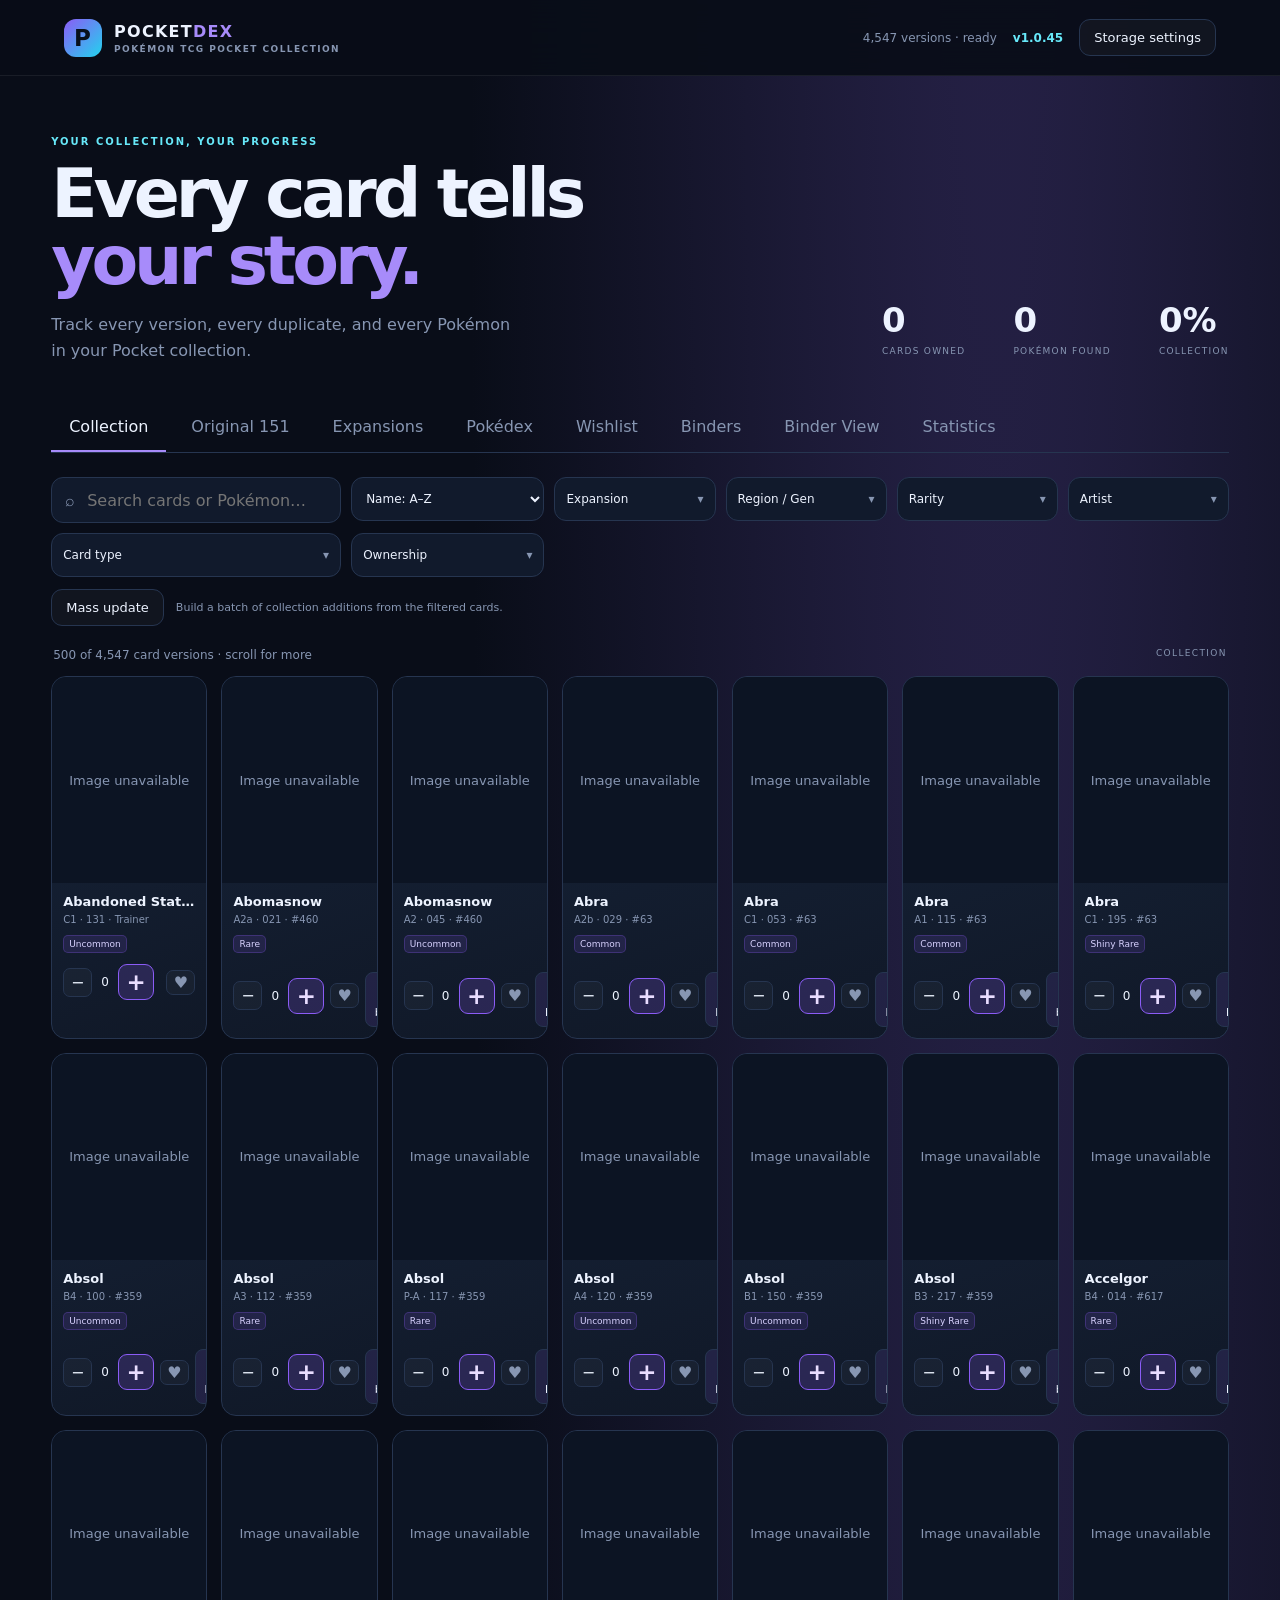
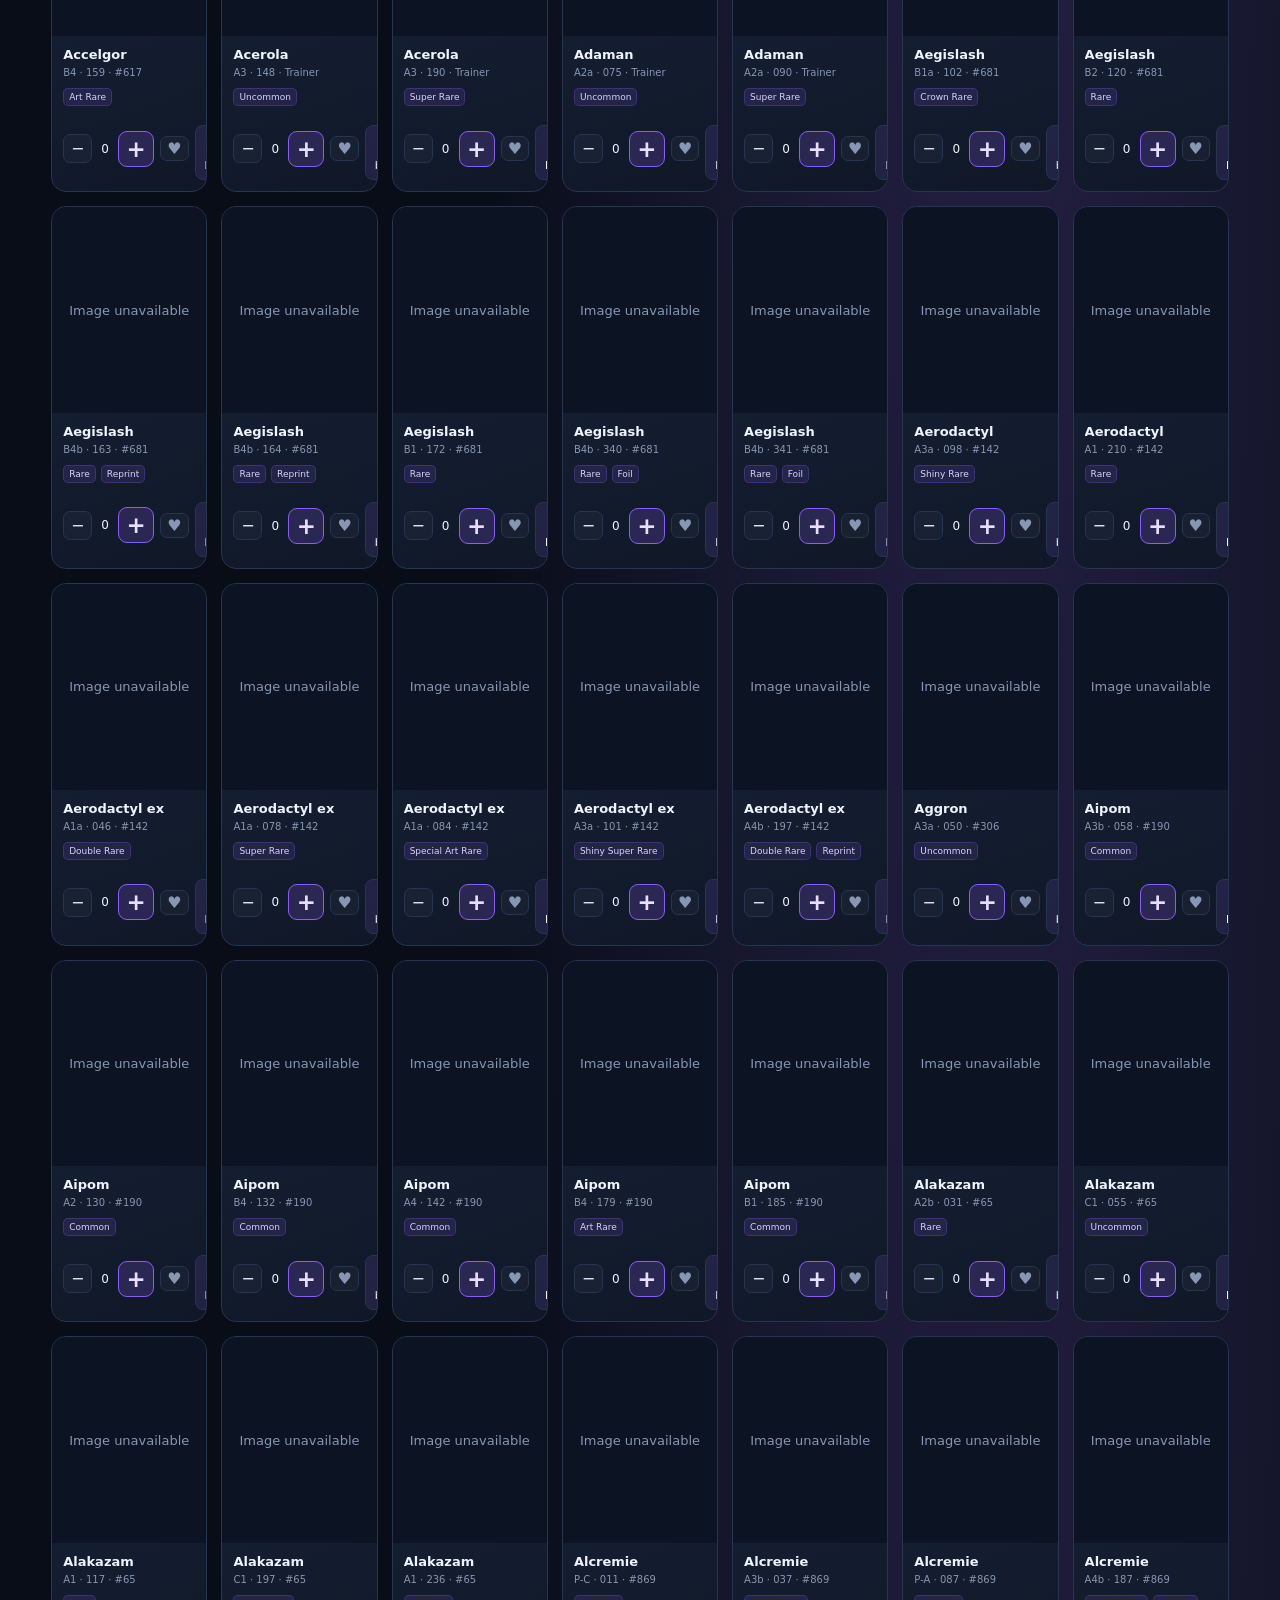
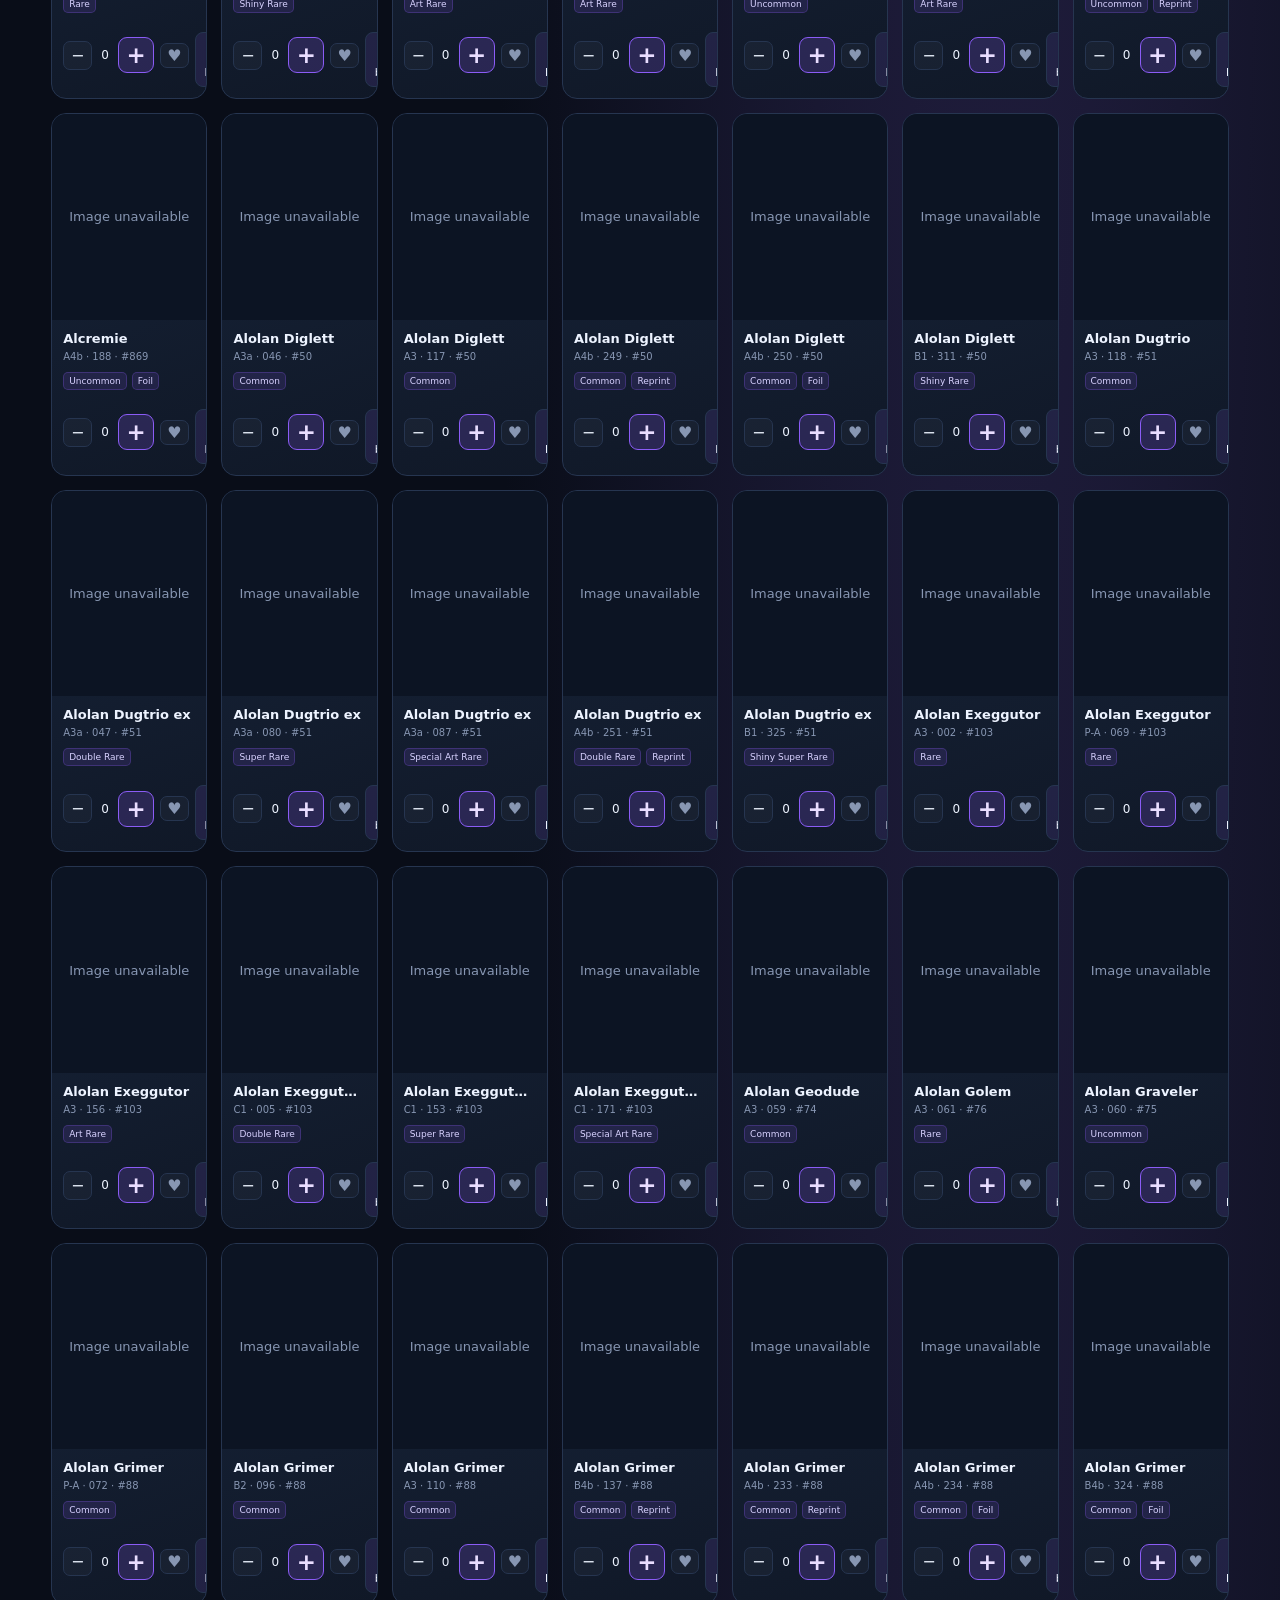
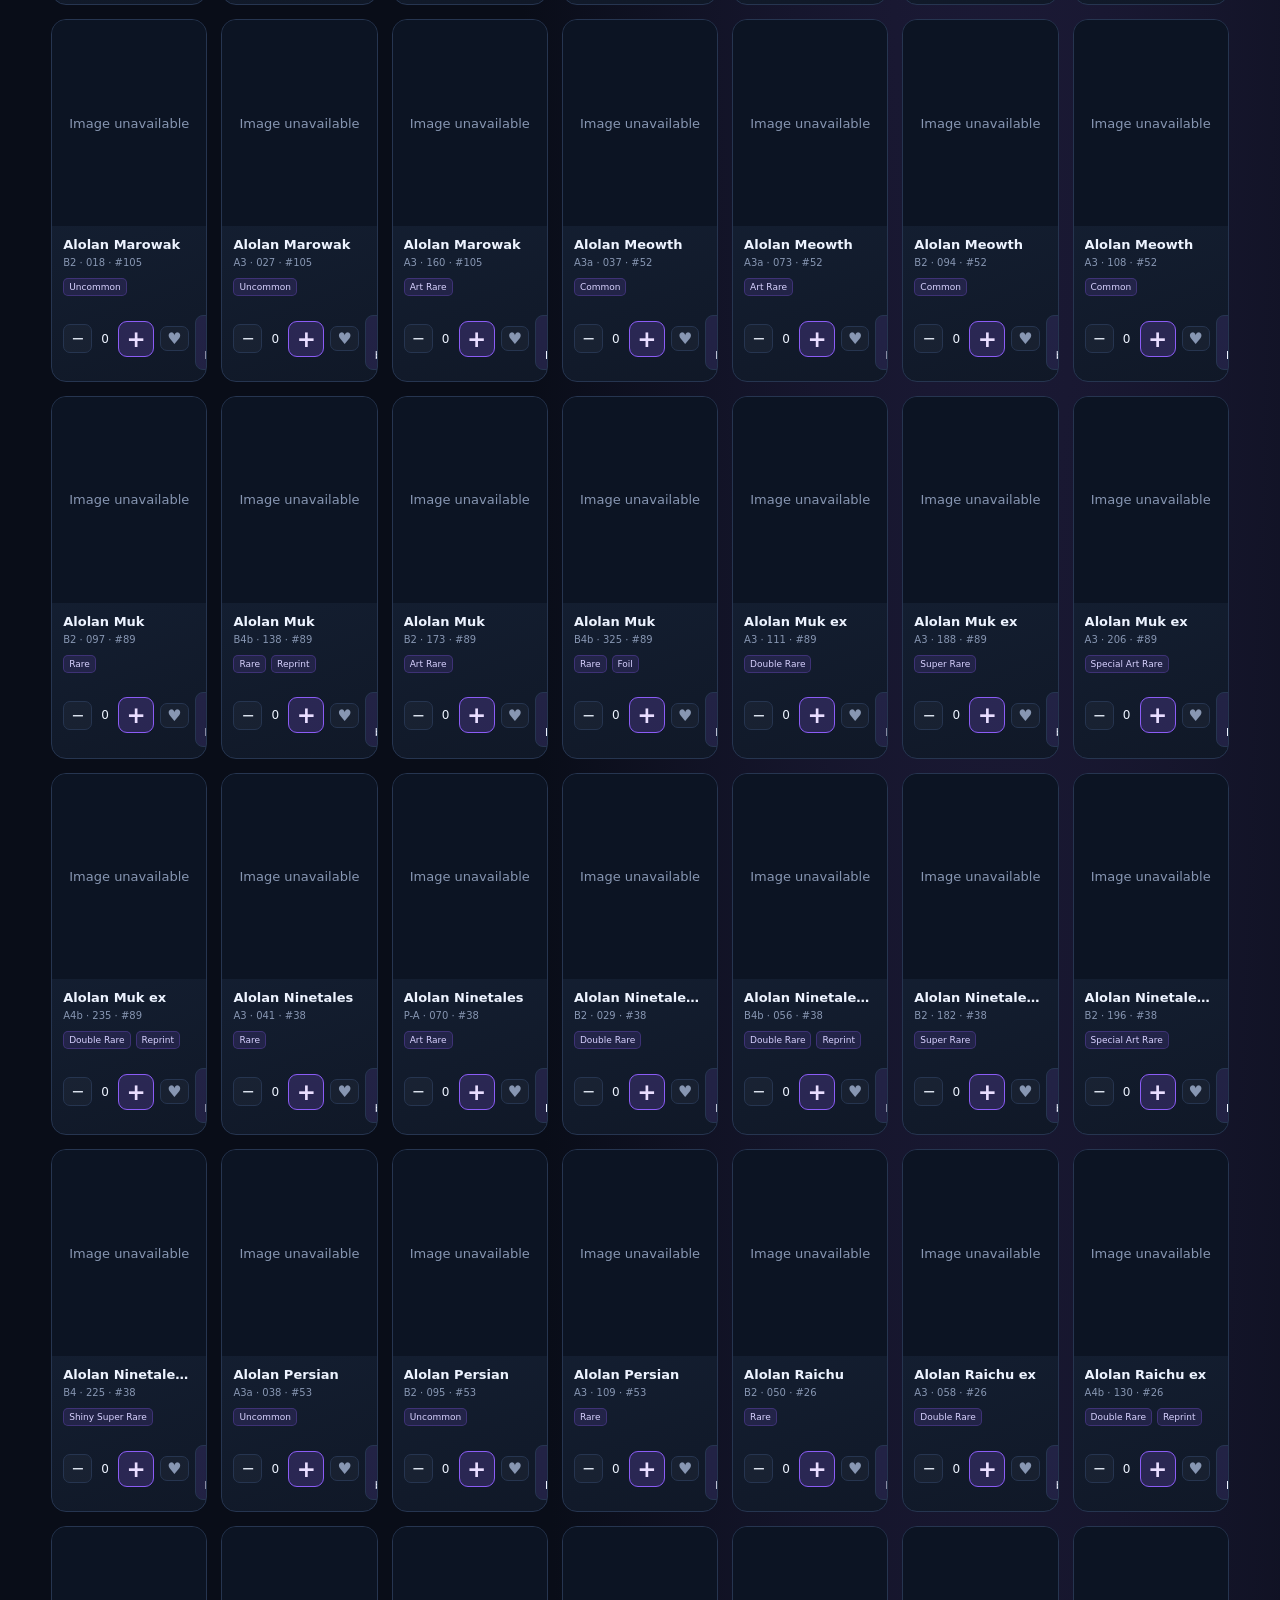
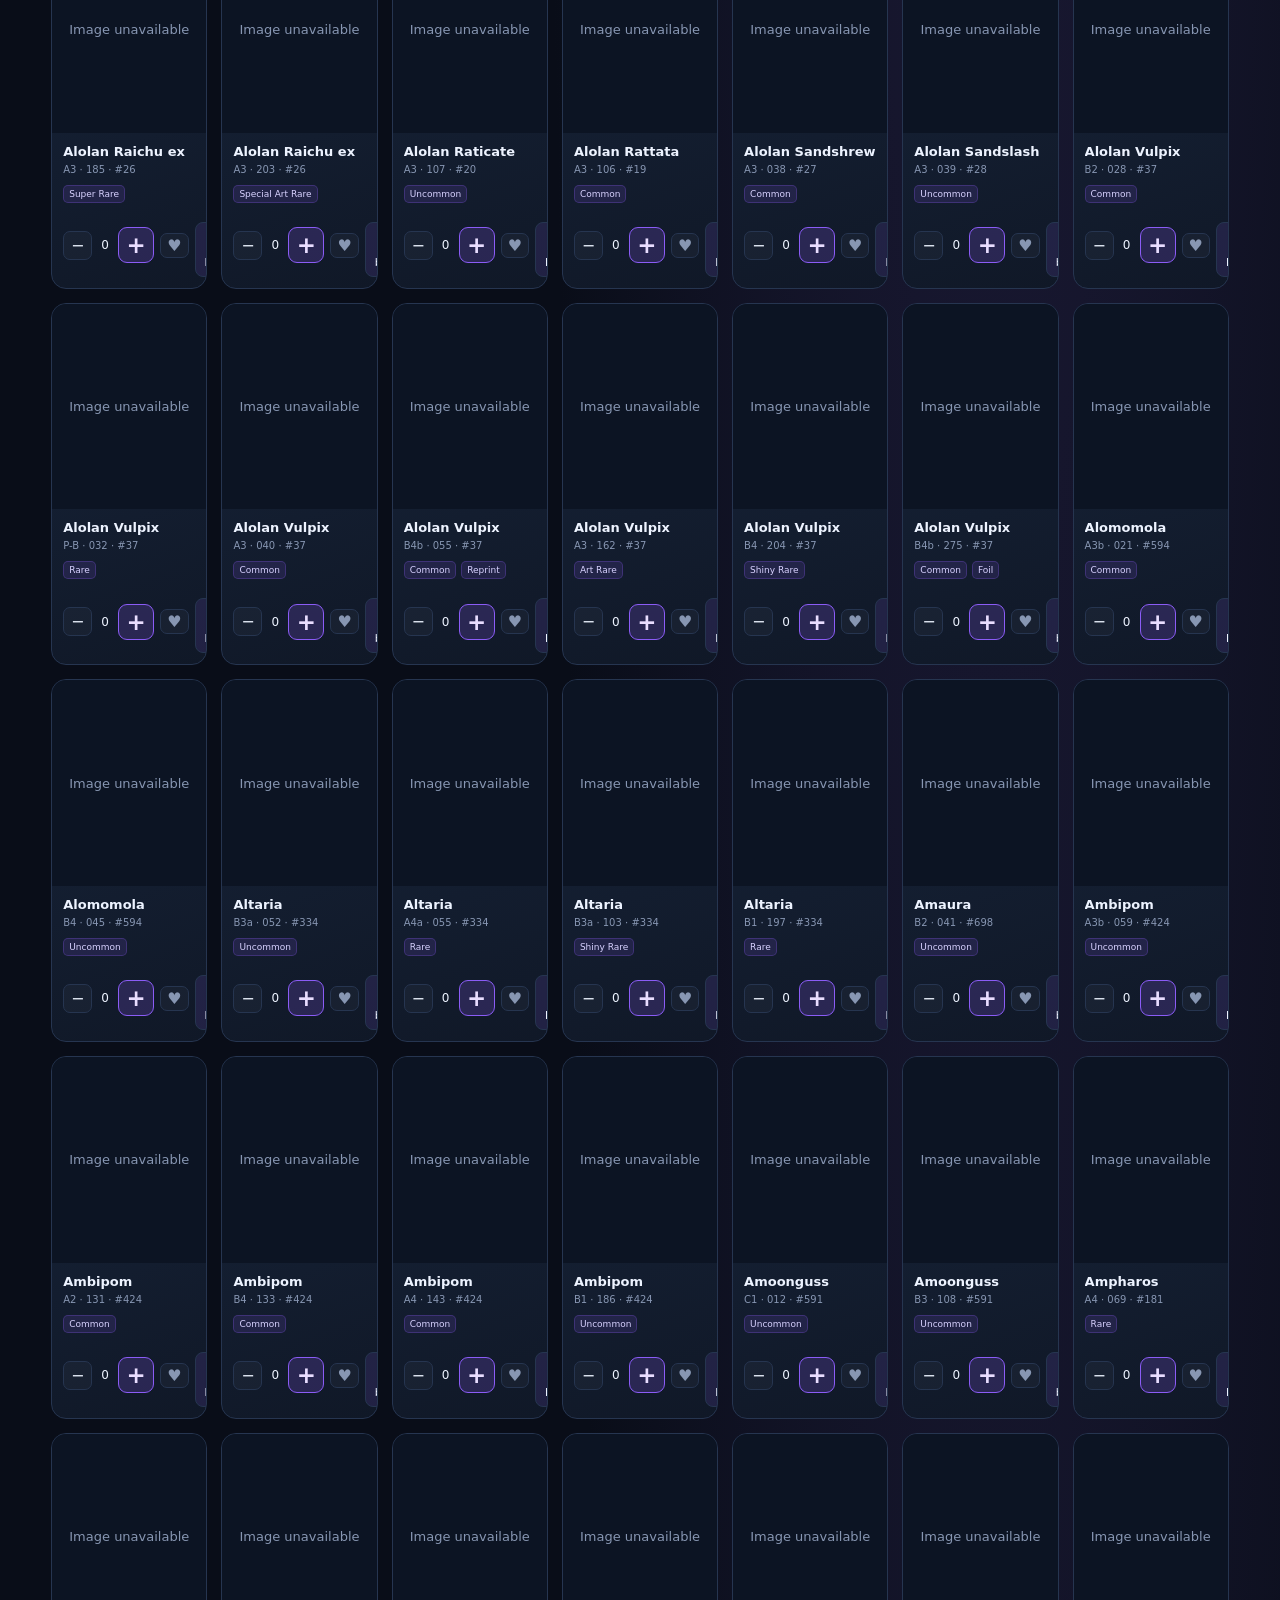
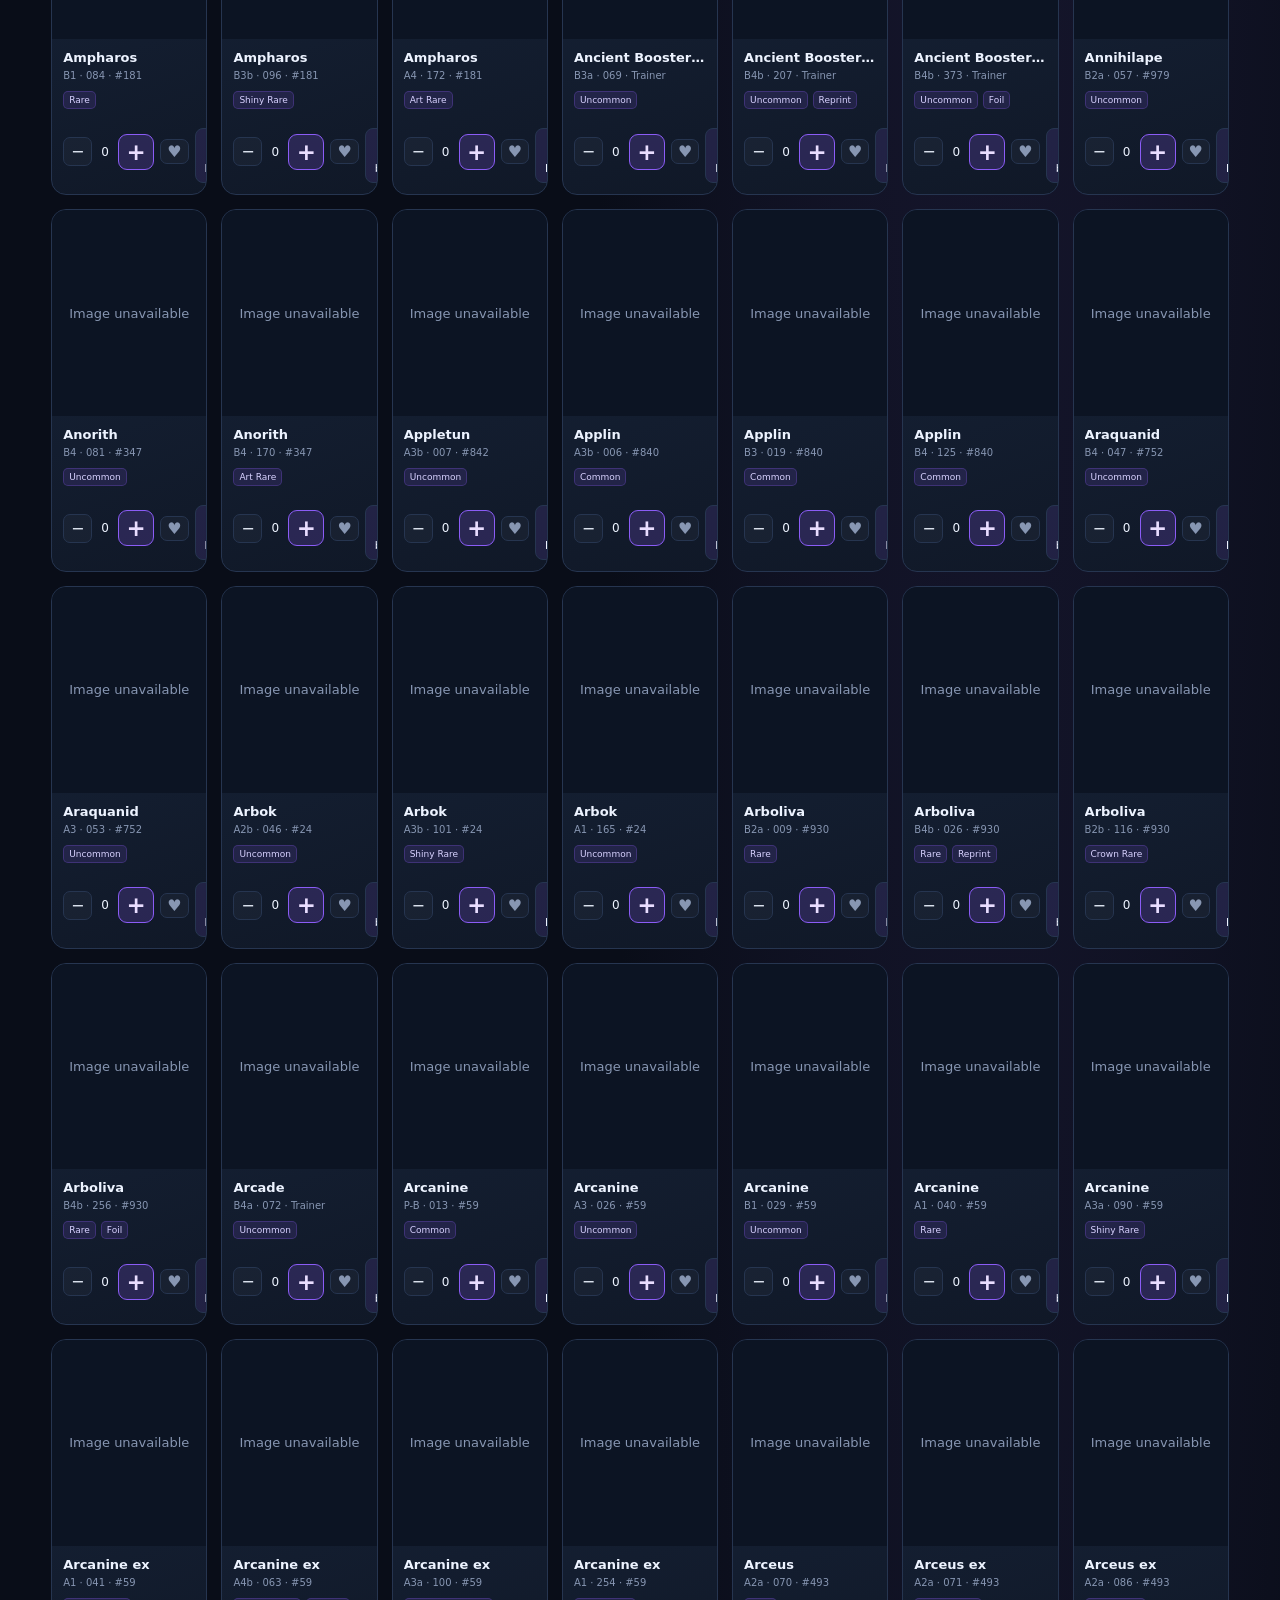
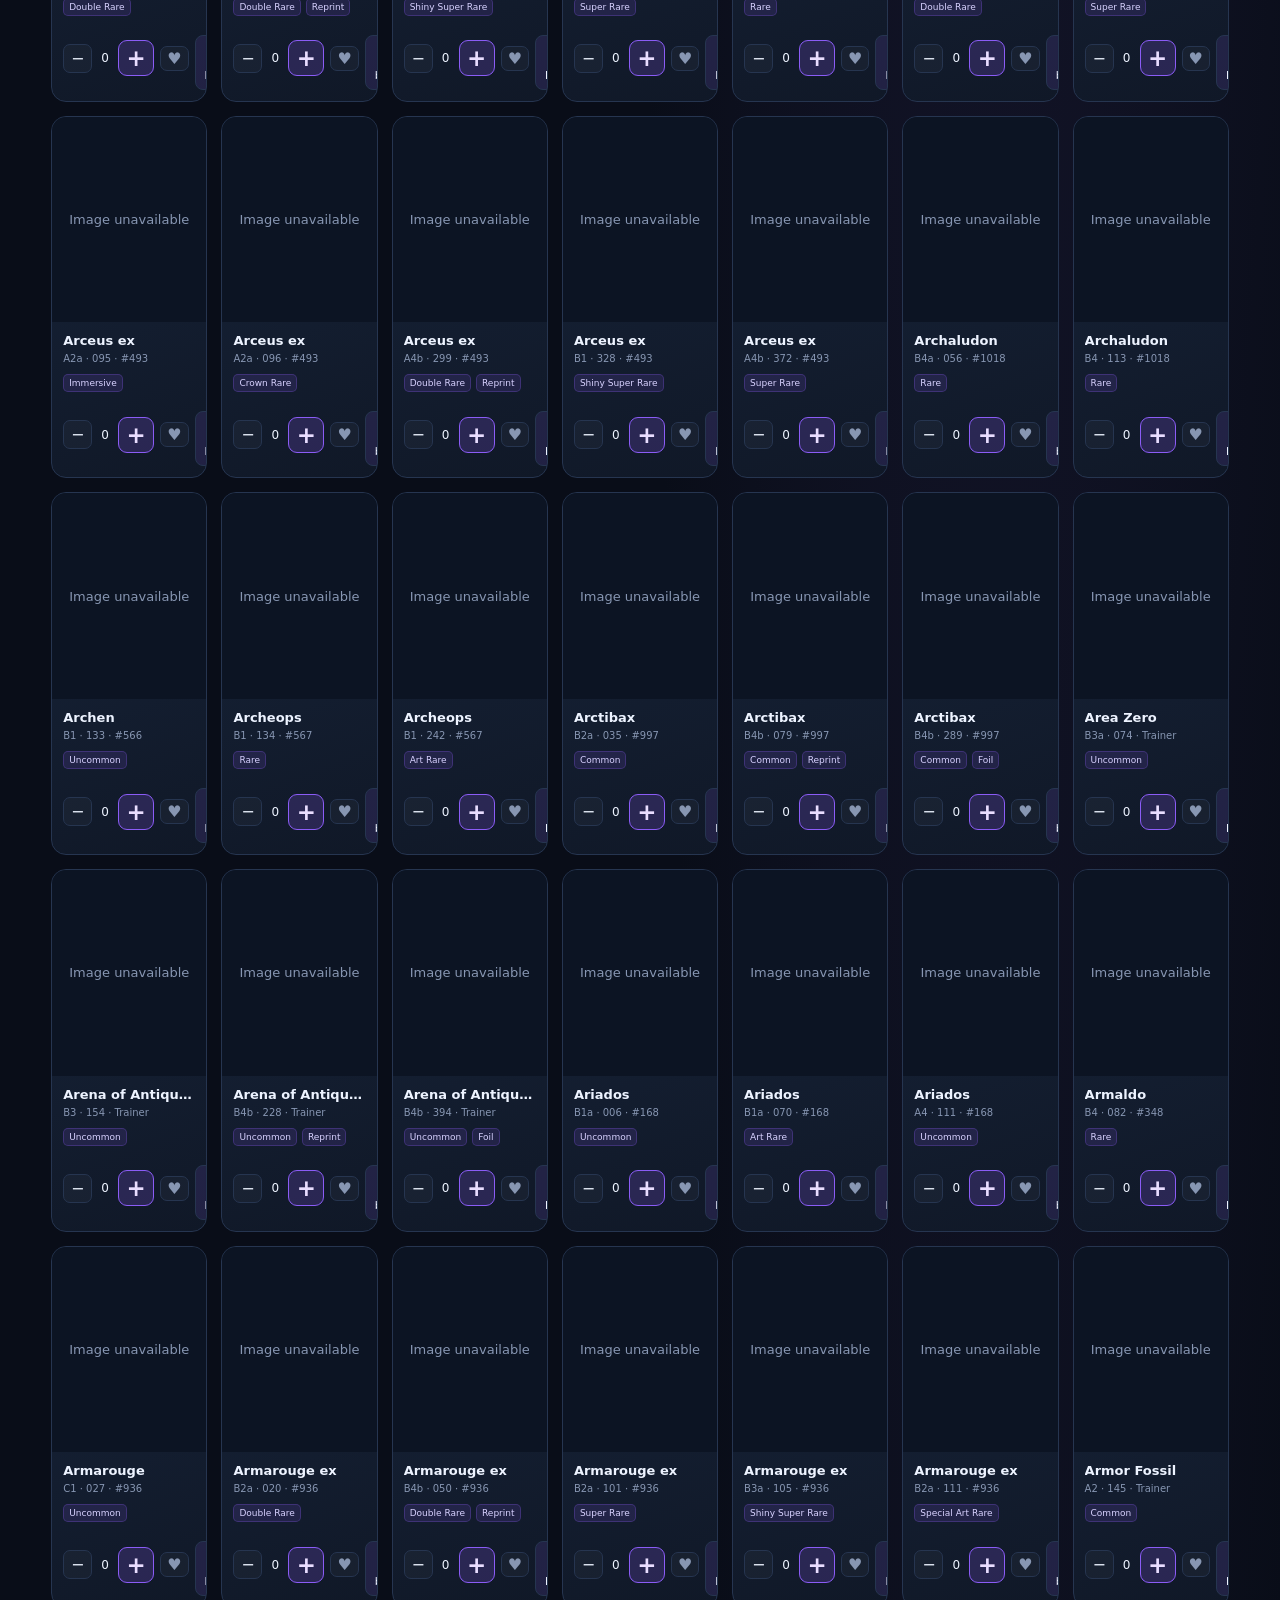
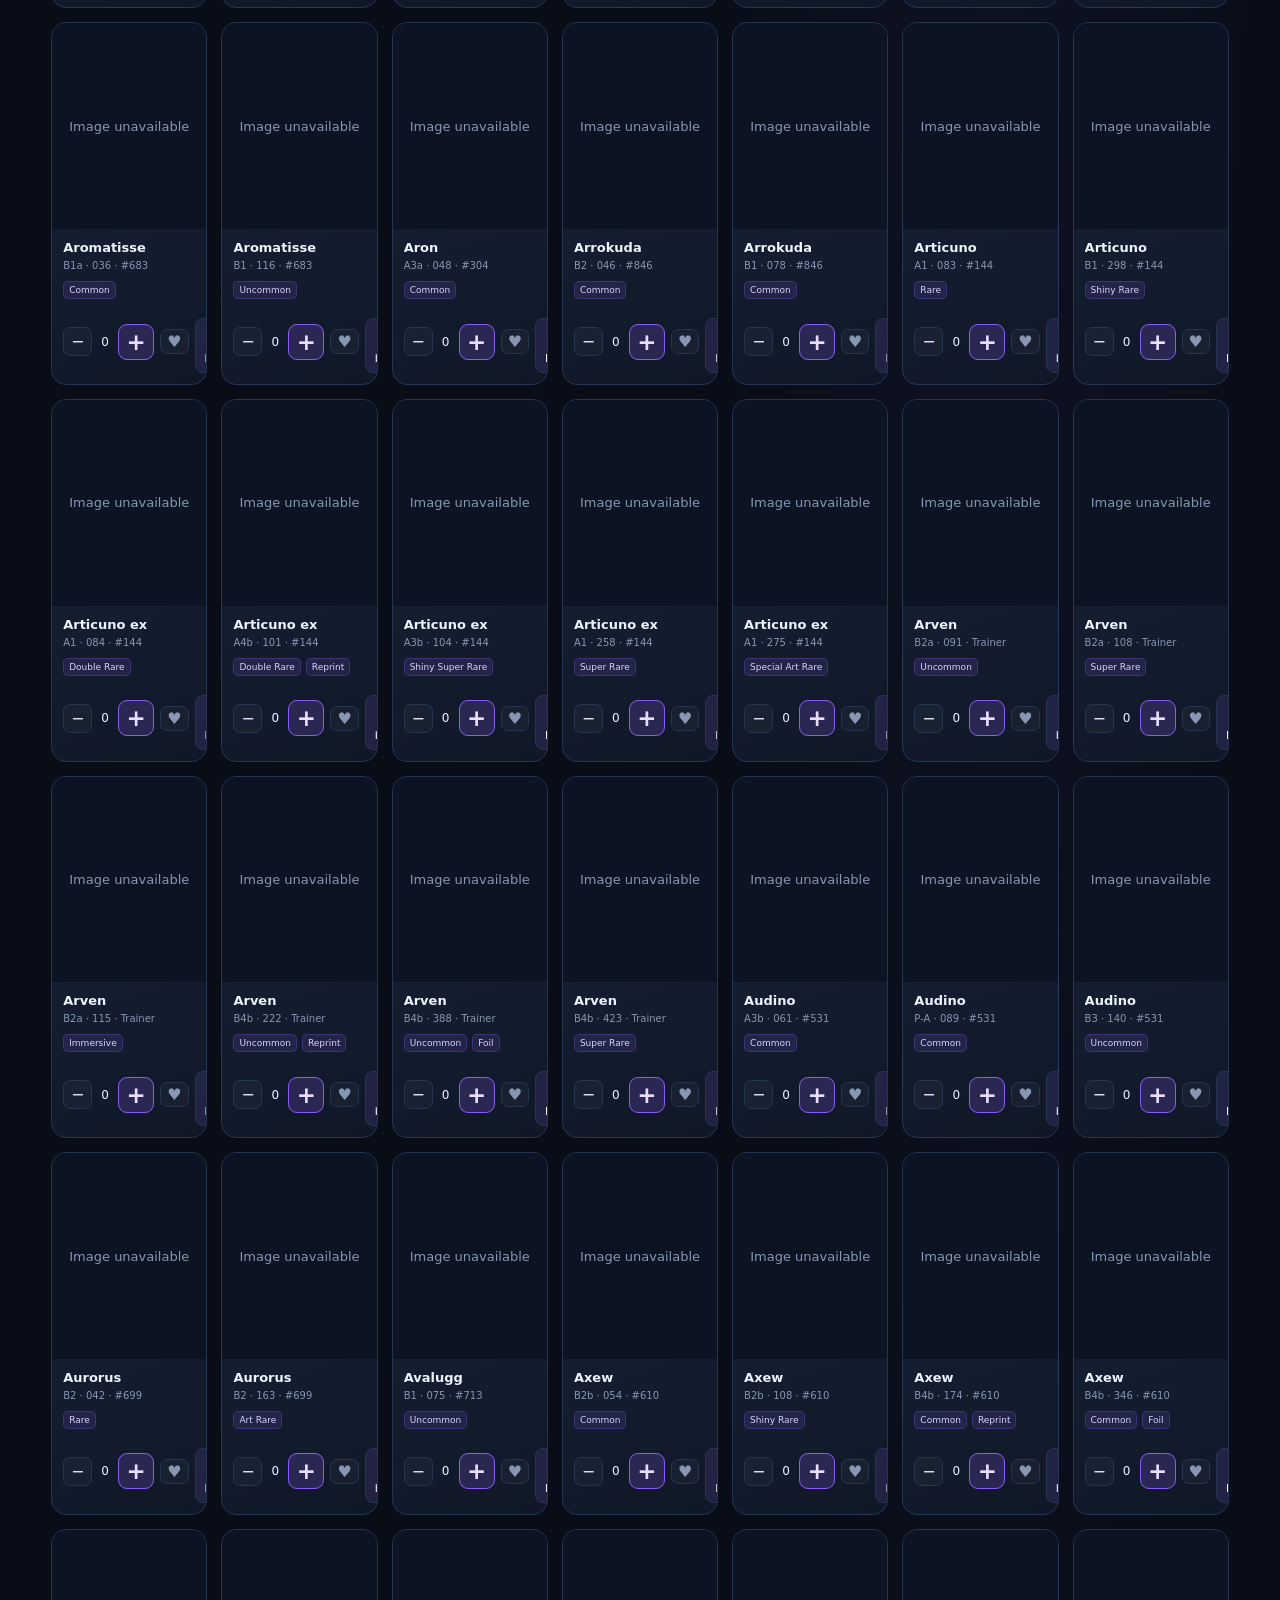
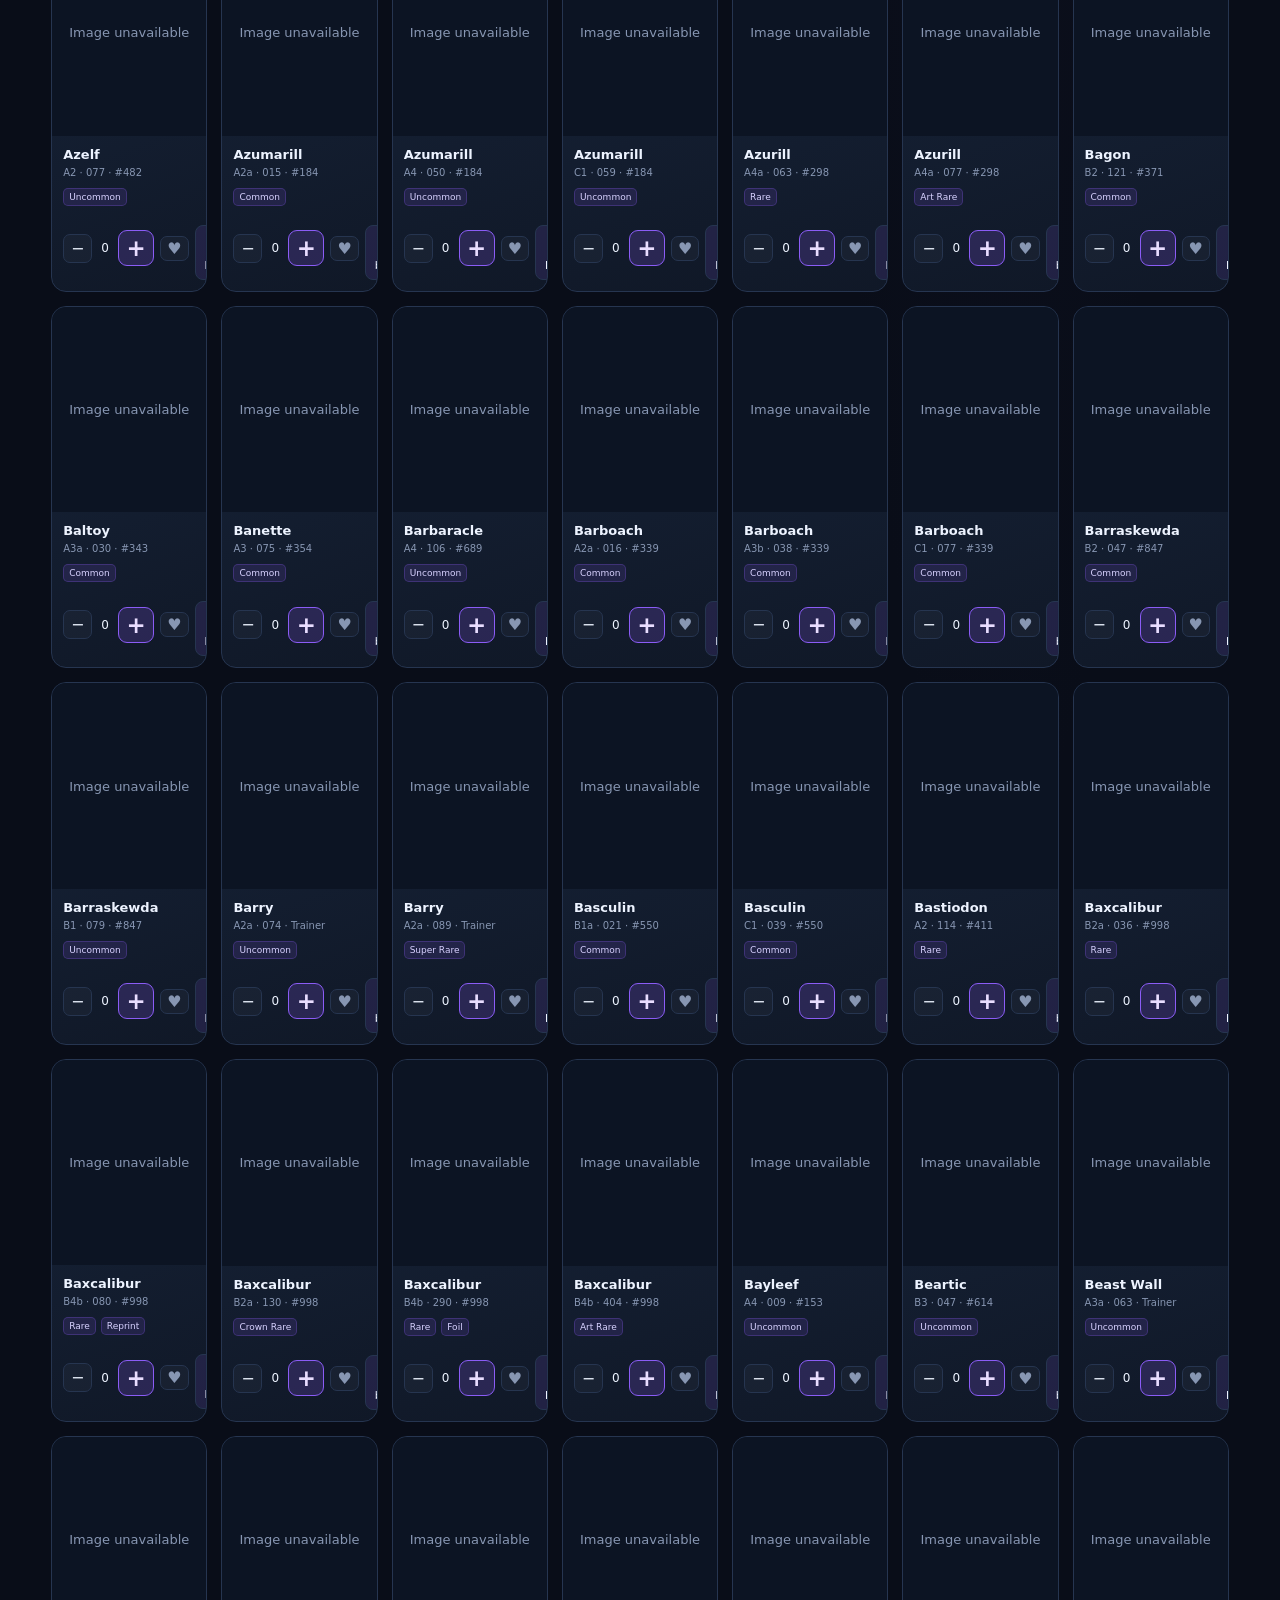
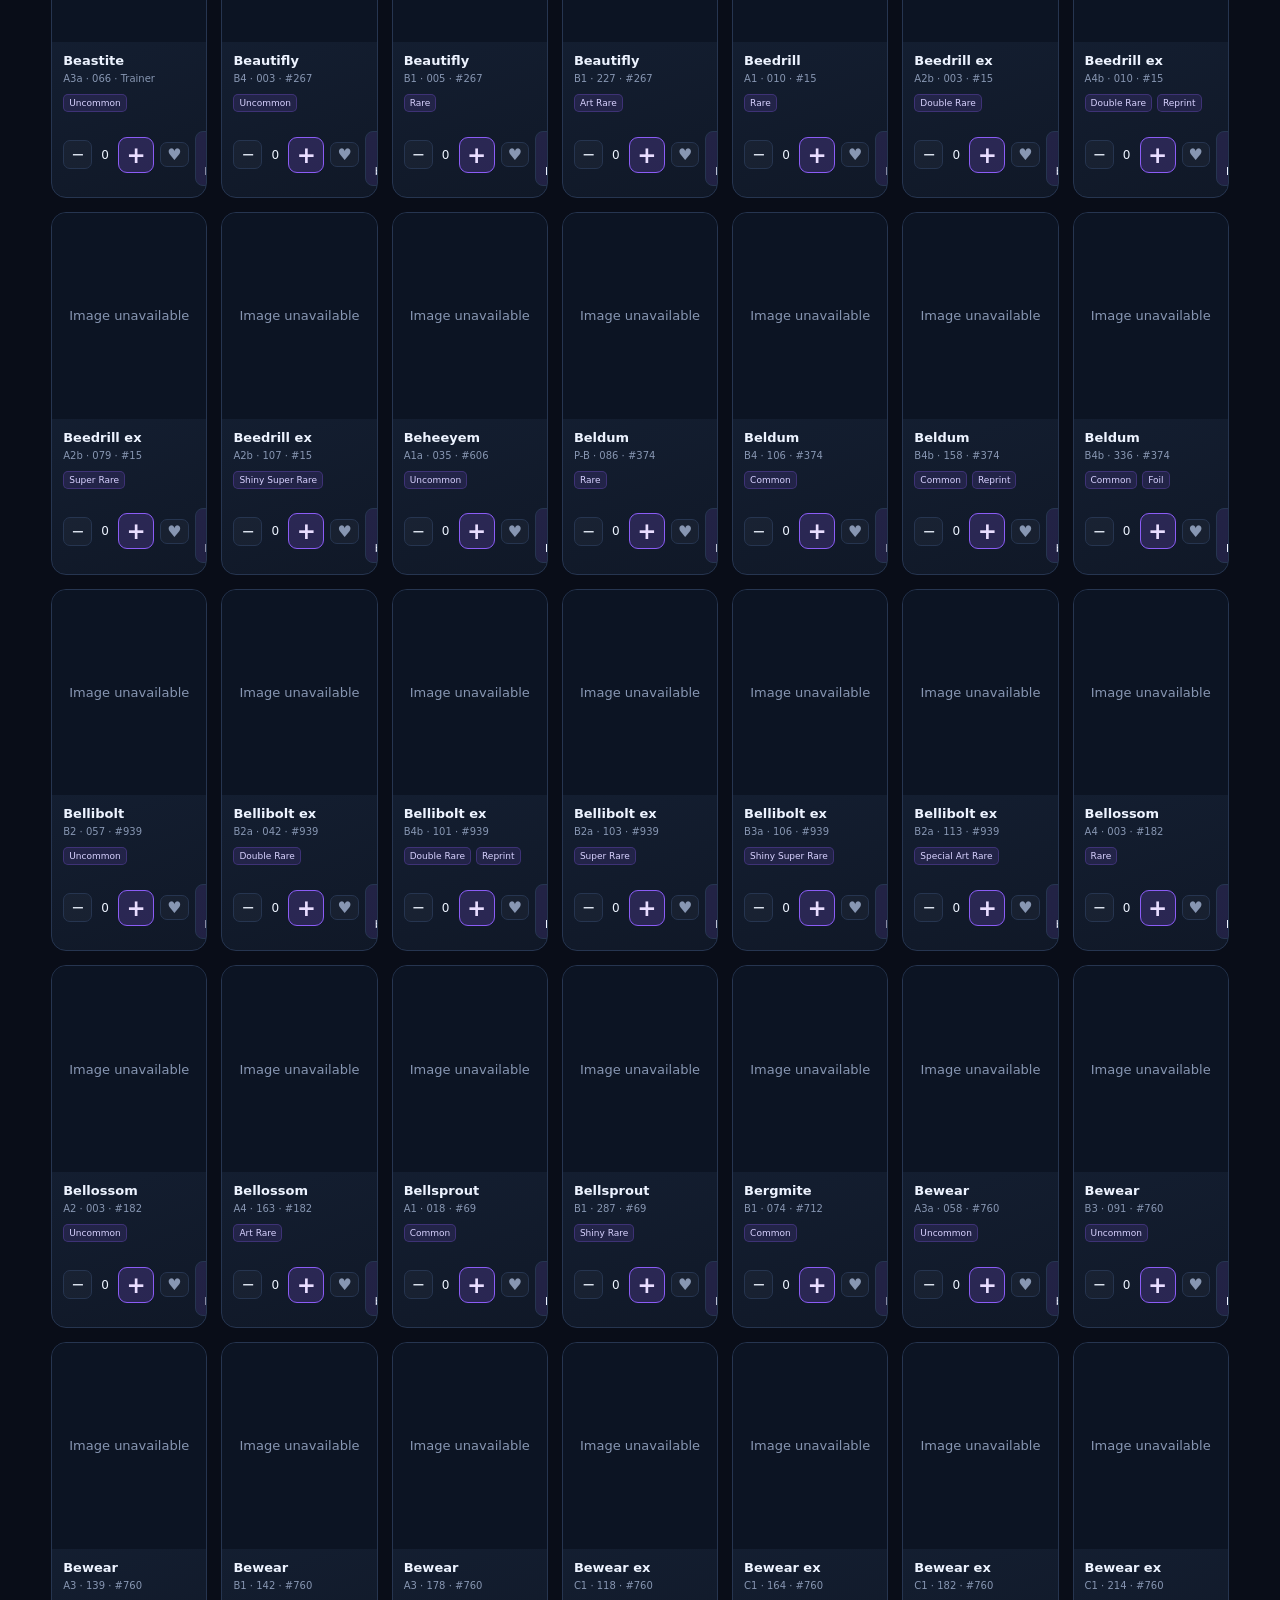
<file: index.html>
<!doctype html><html lang="en"><head><meta charset="utf-8"><meta name="viewport" content="width=device-width,initial-scale=1"><meta name="theme-color" content="#090d18"><title>POCKETDEX — PTCGP Collection Tracker</title><link rel="stylesheet" href="styles.css?v=app-version-1"></head><body>
<header class="topbar"><a class="brand" href="./"><span class="brand-mark">P</span><span>POCKET<span class="muted">DEX</span><small>POKÉMON TCG POCKET COLLECTION</small></span></a><div class="top-actions"><span id="catalog-status" class="status">Loading catalog…</span><span id="app-version" class="status app-version" aria-label="App version" title="App version">v1.0.0</span><button class="ghost" id="settings-open">Storage settings</button></div></header>
<main><section class="hero"><div><p class="eyebrow">YOUR COLLECTION, YOUR PROGRESS</p><h1>Every card tells<br><span>your story.</span></h1><p class="hero-copy">Track every version, every duplicate, and every Pokémon in your Pocket collection.</p></div><div class="hero-stats"><div><strong id="stat-owned">0</strong><span>CARDS OWNED</span></div><div><strong id="stat-unique">0</strong><span>POKÉMON FOUND</span></div><div><strong id="stat-completion">0%</strong><span>COLLECTION</span></div></div></section>
<nav class="tabs"><button class="tab active" data-view="collection">Collection</button><button class="tab" data-view="kanto151">Original 151</button><button class="tab" data-view="expansions">Expansions</button><button class="tab" data-view="pokedex">Pokédex</button><button class="tab" data-view="wishlist">Wishlist</button><button class="tab" data-view="binders">Binders</button><button class="tab" data-view="binder-view">Binder View</button><button class="tab" data-view="stats">Statistics</button></nav>
<section class="dashboard"><div class="toolbar"><label class="search-wrap"><span>⌕</span><input id="search" type="search" placeholder="Search cards or Pokémon…"></label><select id="sort-filter" aria-label="Sort cards"><option value="name-asc">Name: A–Z</option><option value="name-desc">Name: Z–A</option><option value="dex-asc">Pokédex: low to high</option><option value="dex-desc">Pokédex: high to low</option><option value="gen-asc">Generation: oldest to newest</option><option value="gen-desc">Generation: newest to oldest</option><option value="rarity-asc">Rarity: A–Z</option><option value="rarity-desc">Rarity: Z–A</option><option value="set-asc">Set: catalog order</option><option value="set-desc">Set: reverse order</option></select><div class="filter-dropdown" data-filter="set-filter"><button class="filter-toggle" type="button" aria-expanded="false">Expansion <span class="filter-count"></span><span class="chevron">▾</span></button><div class="filter-menu" id="set-filter" role="group" aria-label="Filter by expansion"></div></div><div class="filter-dropdown" data-filter="region-filter"><button class="filter-toggle" type="button" aria-expanded="false">Region / Gen <span class="filter-count"></span><span class="chevron">▾</span></button><div class="filter-menu" id="region-filter" role="group" aria-label="Filter by Pokémon region and generation"></div></div><div class="filter-dropdown" data-filter="rarity-filter"><button class="filter-toggle" type="button" aria-expanded="false">Rarity <span class="filter-count"></span><span class="chevron">▾</span></button><div class="filter-menu" id="rarity-filter" role="group" aria-label="Filter by rarity"></div></div><div class="filter-dropdown" data-filter="artist-filter"><button class="filter-toggle" type="button" aria-expanded="false">Artist <span class="filter-count"></span><span class="chevron">▾</span></button><div class="filter-menu" id="artist-filter" role="group" aria-label="Filter by artist or illustrator"></div></div><div class="filter-dropdown" data-filter="type-filter"><button class="filter-toggle" type="button" aria-expanded="false">Card type <span class="filter-count"></span><span class="chevron">▾</span></button><div class="filter-menu" id="type-filter" role="group" aria-label="Filter by card type"><label><input type="checkbox" value="pokemon"> Pokémon</label><label><input type="checkbox" value="trainer"> Trainer</label></div></div><div class="filter-dropdown" data-filter="ownership-filter"><button class="filter-toggle" type="button" aria-expanded="false">Ownership <span class="filter-count"></span><span class="chevron">▾</span></button><div class="filter-menu" id="ownership-filter" role="group" aria-label="Filter by ownership"><label><input type="checkbox" value="owned"> Owned</label><label><input type="checkbox" value="missing"> Missing</label><label><input type="checkbox" value="wishlist"> Wishlist</label></div></div></div><div id="mass-update-toggle" class="mass-update-toggle" style="display:none"><button type="button" class="secondary">Mass update</button><span>Build a batch of collection additions from the filtered cards.</span></div><div class="results-line"><span id="result-count">Loading cards…</span><span id="view-caption">ALL CARD VERSIONS</span></div><div id="content" class="card-grid"><div class="loading">Preparing your card catalog…</div></div></section></main>
<footer><span>POCKETDEX · Independent fan-made tracker</span><span>Card data: <a href="https://github.com/Vociferix/ptcgp-data" target="_blank" rel="noreferrer">Vociferix/ptcgp-data</a></span></footer>
<dialog id="settings-dialog"><form method="dialog" class="dialog-head"><div><p class="eyebrow">PRIVATE COLLECTION STORAGE</p><h2>Connect your collection</h2></div><button class="icon-btn" aria-label="Close">×</button></form><div class="dialog-body"><p>Your catalog is public. Your owned counts and wishlist belong in <strong>PTCGP-Collection-Private</strong>. GitHub sync is blocked until GitHub confirms that repository is private.</p><label class="field-label" for="github-token">Fine-grained GitHub token</label><input id="github-token" type="password" placeholder="github_pat_…" autocomplete="off"><p class="hint">Create a token for only cedarparkjacob/PTCGP-Collection-Private with Contents: Read and write. It stays in this page's memory, not localStorage. Any modified site JavaScript running while entered could access it.</p><div class="button-row"><button id="connect-github" class="primary" type="button">Check private repository</button><button id="sync-github" class="secondary" type="button">Sync now</button></div><p id="github-message" class="message" role="status">Not connected.</p><div class="divider"></div><h3>Backup and restore</h3><div class="button-row"><button id="export-data" class="secondary" type="button">Export collection JSON</button><label class="file-button">Import JSON<input id="import-data" type="file" accept="application/json"></label></div><p class="hint">A local browser copy is kept automatically. Export regularly as an additional backup.</p></div></dialog><script src="app.js?v=rolling-add-1" defer></script></body></html>
</file>
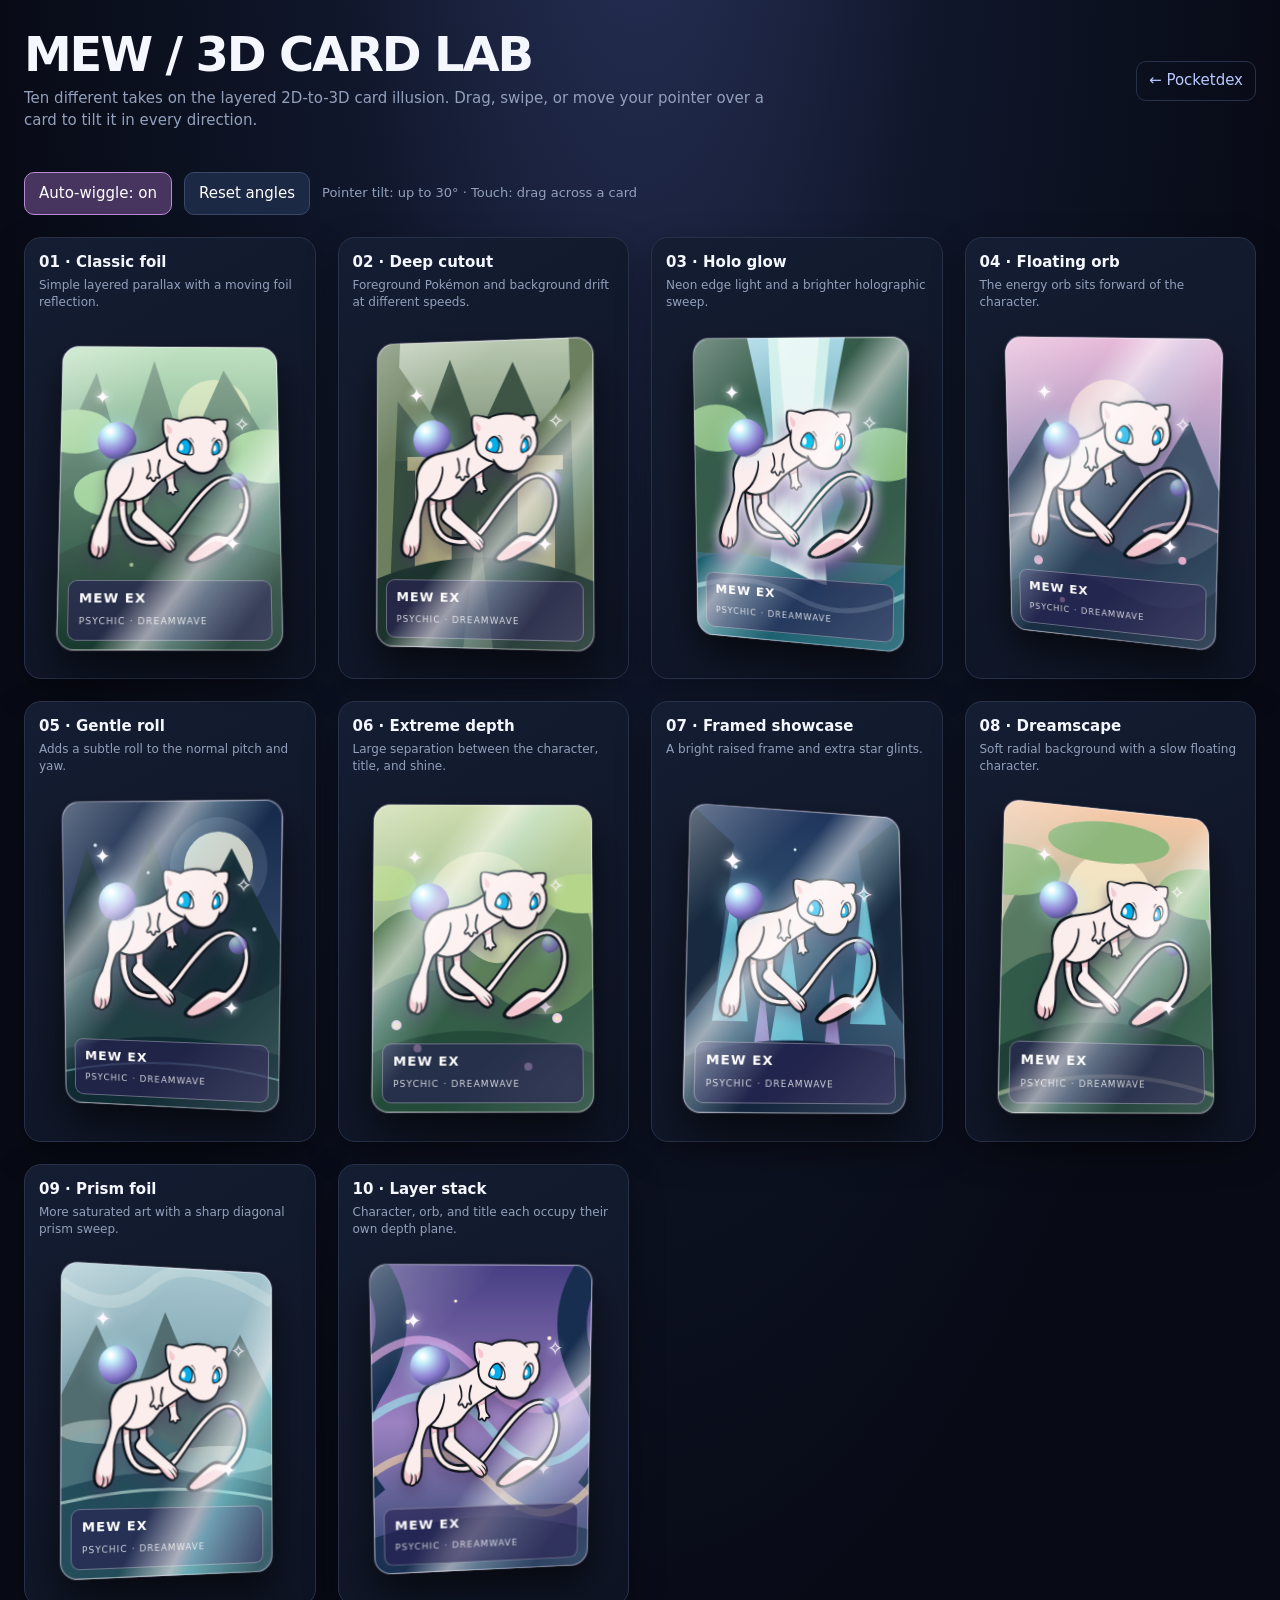
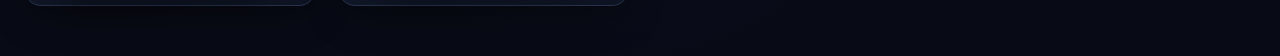
<file: cardtrial/index.html>
<!doctype html>
<html lang="en">
<head>
<meta charset="utf-8">
<meta name="viewport" content="width=device-width,initial-scale=1">
<meta name="theme-color" content="#080b16">
<title>Mew — 3D Card Lab</title>
<style>
:root{color-scheme:dark;--bg:#080b16;--panel:#11182a;--line:#27324a;--muted:#93a0bb;--pink:#f3a6e4;--cyan:#8be8ff}
*{box-sizing:border-box}body{margin:0;background:radial-gradient(ellipse at 50% -15%,#29325a 0,#10172b 34%,var(--bg) 72%);color:#f5f7ff;font:15px/1.45 system-ui,-apple-system,Segoe UI,sans-serif}
header{max-width:1400px;margin:auto;padding:30px 24px 18px}h1{font-size:clamp(28px,5vw,48px);line-height:1;margin:0 0 10px;letter-spacing:-.045em}.sub{color:var(--muted);max-width:760px;margin:0}.topline{display:flex;align-items:center;justify-content:space-between;gap:16px;margin-bottom:22px}.back{color:#b9c9ff;text-decoration:none;border:1px solid var(--line);padding:8px 12px;border-radius:10px}.back:hover{background:#1b2540}
.controls{max-width:1400px;margin:0 auto;padding:0 24px 22px;display:flex;align-items:center;gap:12px;flex-wrap:wrap}.controls button{background:#1c2944;border:1px solid #394968;color:white;padding:10px 14px;border-radius:10px;font:inherit;cursor:pointer}.controls button.active{background:#47355f;border-color:#b98ad5}.hint{color:var(--muted);font-size:13px}
.grid{max-width:1400px;margin:auto;padding:0 24px 50px;display:grid;grid-template-columns:repeat(auto-fit,minmax(min(100%,245px),1fr));gap:22px}
.demo{background:linear-gradient(150deg,#141d32,#0d1323);border:1px solid var(--line);border-radius:17px;padding:14px;min-width:0;box-shadow:0 12px 35px #0005}.demo h2{font-size:15px;margin:0 0 3px}.demo p{font-size:12px;color:var(--muted);margin:0 0 12px;min-height:34px}
.stage{height:340px;display:grid;place-items:center;perspective:900px;touch-action:pan-y;user-select:none;cursor:grab}.stage:active{cursor:grabbing}.card{width:min(100%,220px);aspect-ratio:3/4.2;position:relative;transform-style:preserve-3d;will-change:transform;border-radius:17px;overflow:hidden;background:#b7a0d2;box-shadow:0 22px 40px #0009,0 0 0 1px #ffffff38;--rx:0deg;--ry:0deg;--dx:0px;--dy:0px;transform:rotateX(var(--rx)) rotateY(var(--ry))}
.scene{position:absolute;inset:0;width:100%;height:100%;display:block;transform:translateZ(1px)}.base{position:absolute;inset:0;background:linear-gradient(145deg,#f8d6ef,#a9b5ef 55%,#625c9d);transform:translateZ(0)}
.layer{position:absolute;inset:0;transform-style:preserve-3d;pointer-events:none}.mew{position:absolute;width:75%;height:76%;left:12.5%;top:9%;filter:drop-shadow(0 8px 7px #49365d77);transform:translate3d(calc(var(--dx)*.45),calc(var(--dy)*.45),28px)}
.orb{position:absolute;border-radius:50%;background:radial-gradient(circle at 32% 25%,#fff 0 5%,#c7f5ff 18%,#a18ee9 55%,#6c68ad 72%,#ffffff55 74%);box-shadow:0 0 20px #b7efff99,inset -8px -9px 16px #3d397655;transform:translateZ(42px)}
.spark{position:absolute;color:#fff8ff;text-shadow:0 0 9px white;font-size:20px;transform:translateZ(55px)}
.shine{position:absolute;inset:-40%;background:linear-gradient(115deg,transparent 35%,#fff0 43%,#ffffff8c 49%,#d5f8ff55 53%,transparent 61%);transform:translateX(calc(var(--shine,0)*1px)) rotate(12deg) translateZ(70px);mix-blend-mode:screen;pointer-events:none}
.gloss{position:absolute;inset:0;border-radius:17px;background:linear-gradient(135deg,#fff5 0%,transparent 25% 70%,#fff2 100%);border:1px solid #ffffff55;transform:translateZ(75px);pointer-events:none}
.caption{position:absolute;left:10px;right:10px;bottom:9px;padding:8px 10px;border-radius:9px;background:#2a2454a8;backdrop-filter:blur(8px);color:#fff;transform:translateZ(32px);border:1px solid #ffffff50}.caption b{display:block;font-size:13px;letter-spacing:.08em}.caption small{font-size:9px;opacity:.8;letter-spacing:.12em}
.v2 .mew{transform:translate3d(calc(var(--dx)*.7),calc(var(--dy)*.7),52px)}.v2 .orb{transform:translate3d(calc(var(--dx)*-.18),calc(var(--dy)*-.18),20px)}
.v3 .card{box-shadow:0 0 0 2px #f7d9ff,0 0 25px #ee9cf4aa,0 22px 40px #0009}.v3 .mew{filter:drop-shadow(0 0 7px #fff) drop-shadow(0 13px 7px #634c8b)}.v3 .shine{mix-blend-mode:color-dodge}
.v4 .mew{width:80%;left:10%;top:8%;transform:translate3d(calc(var(--dx)*.28),calc(var(--dy)*.28),18px)}.v4 .orb{transform:translate3d(calc(var(--dx)*-.35),calc(var(--dy)*-.35),65px);width:48px;height:48px}
.v5 .card{transform:rotateX(calc(var(--rx)*.8)) rotateY(calc(var(--ry)*.8)) rotateZ(calc(var(--ry)*.035))}.v5 .mew{transform:translate3d(calc(var(--dx)*.55),calc(var(--dy)*.55),36px) rotateZ(calc(var(--ry)*-.035))}
.v6 .mew{transform:translate3d(calc(var(--dx)*.9),calc(var(--dy)*.9),70px)}.v6 .caption{transform:translateZ(95px)}.v6 .shine{transform:translateX(calc(var(--shine,0)*1px)) rotate(12deg) translateZ(110px)}
.v7 .card{border:3px solid #f9e4ff}.v7 .mew{transform:translate3d(calc(var(--dx)*.35),calc(var(--dy)*.35),24px)}.v7 .spark{font-size:26px}
.v8 .base{background:radial-gradient(ellipse at 50% 40%,#fce8ff,#9edce9 45%,#5d69a9 100%)}.v8 .mew{transform:translate3d(calc(var(--dx)*.5),calc(var(--dy)*.5),45px) scale(calc(1 + var(--depth,0)*.0005))}
.v9 .card{filter:saturate(1.18) contrast(1.06)}.v9 .mew{transform:translate3d(calc(var(--dx)*.62),calc(var(--dy)*.62),42px)}.v9 .shine{background:linear-gradient(105deg,transparent 25%,#fff0 40%,#fff9 49%,#9df8ff88 52%,transparent 65%)}
.v10 .mew{transform:translate3d(calc(var(--dx)*.75),calc(var(--dy)*.75),58px)}.v10 .orb{transform:translate3d(calc(var(--dx)*-.3),calc(var(--dy)*-.3),78px)}.v10 .caption{transform:translate3d(calc(var(--dx)*.15),calc(var(--dy)*.15),90px)}
@media(max-width:600px){header{padding:24px 16px 14px}.controls{padding:0 16px 18px}.grid{padding:0 16px 36px;gap:14px}.stage{height:320px}}
</style>
</head>
<body>
<header><div class="topline"><div><h1>MEW / 3D CARD LAB</h1><p class="sub">Ten different takes on the layered 2D-to-3D card illusion. Drag, swipe, or move your pointer over a card to tilt it in every direction.</p></div><a class="back" href="../">← Pocketdex</a></div></header>
<div class="controls"><button id="auto" class="active" type="button">Auto-wiggle: on</button><button id="reset" type="button">Reset angles</button><span class="hint">Pointer tilt: up to 30° · Touch: drag across a card</span></div>
<main class="grid" id="grid"></main>
<script>
const variants=[
["01 · Classic foil","Simple layered parallax with a moving foil reflection."],
["02 · Deep cutout","Foreground Pokémon and background drift at different speeds."],
["03 · Holo glow","Neon edge light and a brighter holographic sweep."],
["04 · Floating orb","The energy orb sits forward of the character."],
["05 · Gentle roll","Adds a subtle roll to the normal pitch and yaw."],
["06 · Extreme depth","Large separation between the character, title, and shine."],
["07 · Framed showcase","A bright raised frame and extra star glints."],
["08 · Dreamscape","Soft radial background with a slow floating character."],
["09 · Prism foil","More saturated art with a sharp diagonal prism sweep."],
["10 · Layer stack","Character, orb, and title each occupy their own depth plane."]
];
const mew=`<img class="mew" src="./mew.svg" alt="Mew Pokémon artwork" draggable="false">`;
const scenes=[
`<svg class="scene" viewBox="0 0 220 308" preserveAspectRatio="xMidYMid slice"><defs><linearGradient id="s0" x2="0" y2="1"><stop stop-color="#8fc7a2"/><stop offset=".55" stop-color="#316b55"/><stop offset="1" stop-color="#102f2b"/></linearGradient><linearGradient id="mist0" x2="0" y2="1"><stop stop-color="#e6f7d9" stop-opacity=".55"/><stop offset="1" stop-color="#e6f7d9" stop-opacity="0"/></linearGradient></defs><rect width="220" height="308" fill="url(#s0)"/><circle cx="155" cy="72" r="37" fill="#f5edc0" opacity=".65"/><path d="M0 110L35 28 62 120 94 15 125 115 165 25 220 120V308H0Z" fill="#244f43"/><path d="M0 155Q55 112 110 160T220 145V308H0Z" fill="#1d4939"/><path d="M0 215Q80 170 220 215V308H0Z" fill="#17392e"/><g fill="#8fc88d"><ellipse cx="15" cy="90" rx="38" ry="23"/><ellipse cx="207" cy="115" rx="42" ry="28"/><ellipse cx="52" cy="153" rx="38" ry="24"/></g><g fill="#d2e8a5" opacity=".7"><circle cx="35" cy="188" r="3"/><circle cx="182" cy="166" r="3"/><circle cx="72" cy="225" r="2"/></g><rect width="220" height="308" fill="url(#mist0)"/></svg>`,
`<svg class="scene" viewBox="0 0 220 308" preserveAspectRatio="xMidYMid slice"><defs><linearGradient id="s1" x2="0" y2="1"><stop stop-color="#b9c9b1"/><stop offset=".5" stop-color="#667b61"/><stop offset="1" stop-color="#293c35"/></linearGradient></defs><rect width="220" height="308" fill="url(#s1)"/><path d="M0 90L22 28 48 92 76 18 105 96 140 22 171 92 205 25 220 100V308H0Z" fill="#3e5545"/><path d="M0 120H220V308H0Z" fill="#344b3e"/><g fill="#6c8060"><path d="M0 0H24L12 308H0Z"/><path d="M196 0H220L220 308H204Z"/><path d="M20 20L90 120 78 130 8 42Z"/><path d="M205 42L130 125 142 136 220 60Z"/></g><g fill="#c6b88b" opacity=".8"><path d="M40 125H78V230H40Z"/><path d="M145 125H182V230H145Z"/><path d="M32 116H86V130H32Z"/><path d="M137 116H190V130H137Z"/></g><path d="M0 240Q110 195 220 240V308H0Z" fill="#1d342e"/><path d="M90 308L105 175 120 308" fill="#9bb08b" opacity=".3"/></svg>`,
`<svg class="scene" viewBox="0 0 220 308" preserveAspectRatio="xMidYMid slice"><defs><linearGradient id="s2" x2="0" y2="1"><stop stop-color="#a8d8e6"/><stop offset=".5" stop-color="#548e9a"/><stop offset="1" stop-color="#173d4a"/></linearGradient></defs><rect width="220" height="308" fill="url(#s2)"/><path d="M0 0H58L80 95 63 160 85 220H0Z M220 0H158L140 95 158 160 136 220H220Z" fill="#355c4b"/><path d="M80 0H143L132 120 146 308H73L88 160Z" fill="#d8f3ed" opacity=".9"/><path d="M90 0H132L122 120 132 308H93L104 155Z" fill="#fff" opacity=".5"/><path d="M0 228Q45 205 110 235T220 220V308H0Z" fill="#1b6070"/><path d="M0 256Q60 235 110 260T220 250" stroke="#a8e6e7" stroke-width="5" fill="none" opacity=".6"/><g fill="#8bbd83"><ellipse cx="25" cy="90" rx="36" ry="24"/><ellipse cx="198" cy="112" rx="38" ry="26"/></g></svg>`,
`<svg class="scene" viewBox="0 0 220 308" preserveAspectRatio="xMidYMid slice"><defs><linearGradient id="s3" x2="0" y2="1"><stop stop-color="#e7b7d8"/><stop offset=".55" stop-color="#8b8db5"/><stop offset="1" stop-color="#334d68"/></linearGradient></defs><rect width="220" height="308" fill="url(#s3)"/><circle cx="110" cy="83" r="43" fill="#ffe8dc" opacity=".65"/><path d="M0 145L42 80 77 147 110 67 150 145 190 78 220 145V308H0Z" fill="#42546b"/><path d="M0 205Q55 165 110 205T220 195V308H0Z" fill="#263d55"/><path d="M0 255Q60 225 120 255T220 245V308H0Z" fill="#192d43"/><path d="M0 184Q45 173 75 190M145 190Q180 170 220 185" stroke="#f4c5d9" stroke-width="3" fill="none" opacity=".65"/><g fill="#e4a9cb"><circle cx="32" cy="229" r="5"/><circle cx="185" cy="217" r="4"/><circle cx="58" cy="270" r="3"/></g></svg>`,
`<svg class="scene" viewBox="0 0 220 308" preserveAspectRatio="xMidYMid slice"><defs><linearGradient id="s4" x2="0" y2="1"><stop stop-color="#15294a"/><stop offset=".6" stop-color="#35496a"/><stop offset="1" stop-color="#172c3d"/></linearGradient></defs><rect width="220" height="308" fill="url(#s4)"/><circle cx="158" cy="64" r="34" fill="#e7e5d0" opacity=".85"/><circle cx="158" cy="64" r="48" fill="#d9e9ff" opacity=".12"/><path d="M0 125L25 45 58 132 91 35 125 132 171 46 220 140V308H0Z" fill="#172f38"/><path d="M0 185Q55 145 110 183T220 178V308H0Z" fill="#203f43"/><path d="M0 252Q100 220 220 250V308H0Z" fill="#102b34"/><g fill="#d8e6ef"><circle cx="34" cy="43" r="1.8"/><circle cx="88" cy="70" r="1.5"/><circle cx="194" cy="125" r="2"/><circle cx="42" cy="170" r="1.5"/></g><path d="M0 275Q110 250 220 275" stroke="#91c9d1" stroke-width="2" opacity=".5" fill="none"/></svg>`,
`<svg class="scene" viewBox="0 0 220 308" preserveAspectRatio="xMidYMid slice"><defs><linearGradient id="s5" x2="0" y2="1"><stop stop-color="#c8d9a5"/><stop offset=".55" stop-color="#8cae83"/><stop offset="1" stop-color="#456c54"/></linearGradient></defs><rect width="220" height="308" fill="url(#s5)"/><circle cx="110" cy="105" r="57" fill="#fff1c9" opacity=".45"/><path d="M0 130Q40 80 85 135T170 125T220 130V308H0Z" fill="#5c815a"/><path d="M0 190Q65 145 120 190T220 185V308H0Z" fill="#355e48"/><path d="M0 250Q90 205 220 250V308H0Z" fill="#244a3a"/><g fill="#f3d6e8"><circle cx="24" cy="222" r="5"/><circle cx="45" cy="245" r="4"/><circle cx="184" cy="215" r="5"/><circle cx="155" cy="263" r="4"/></g><g fill="#f6e9bd"><circle cx="24" cy="222" r="2"/><circle cx="184" cy="215" r="2"/></g><g fill="#b5d58b"><ellipse cx="8" cy="80" rx="35" ry="18"/><ellipse cx="210" cy="90" rx="40" ry="20"/></g></svg>`,
`<svg class="scene" viewBox="0 0 220 308" preserveAspectRatio="xMidYMid slice"><defs><linearGradient id="s6" x2="0" y2="1"><stop stop-color="#20365d"/><stop offset=".6" stop-color="#395d77"/><stop offset="1" stop-color="#172d49"/></linearGradient></defs><rect width="220" height="308" fill="url(#s6)"/><path d="M0 0L45 40 30 180 0 220ZM220 0L175 40 190 180 220 220Z" fill="#172a40"/><g fill="#76d8e9" opacity=".8"><path d="M26 220L45 85 61 220Z"/><path d="M164 220L180 70 201 220Z"/><path d="M80 260L102 125 119 260Z"/></g><g fill="#c7a8ef" opacity=".7"><path d="M58 308L76 180 90 308Z"/><path d="M130 308L146 170 160 308Z"/></g><path d="M0 255Q110 220 220 255V308H0Z" fill="#14263e"/><g fill="#d8faff"><circle cx="47" cy="64" r="2"/><circle cx="152" cy="104" r="2"/><circle cx="108" cy="42" r="1.5"/></g></svg>`,
`<svg class="scene" viewBox="0 0 220 308" preserveAspectRatio="xMidYMid slice"><defs><linearGradient id="s7" x2="0" y2="1"><stop stop-color="#f5c7a5"/><stop offset=".45" stop-color="#a9b9a0"/><stop offset="1" stop-color="#38564c"/></linearGradient></defs><rect width="220" height="308" fill="url(#s7)"/><circle cx="110" cy="92" r="45" fill="#fff0cf" opacity=".75"/><path d="M0 125Q30 40 72 115T150 105T220 125V308H0Z" fill="#587a62"/><path d="M0 180Q55 125 110 180T220 175V308H0Z" fill="#315a48"/><path d="M0 245Q100 195 220 245V308H0Z" fill="#1e4036"/><g fill="#8eb77c"><ellipse cx="8" cy="72" rx="50" ry="26"/><ellipse cx="210" cy="82" rx="48" ry="27"/><ellipse cx="110" cy="35" rx="65" ry="22"/></g><path d="M0 290Q110 255 220 290" stroke="#c9dca8" stroke-width="4" opacity=".5" fill="none"/></svg>`,
`<svg class="scene" viewBox="0 0 220 308" preserveAspectRatio="xMidYMid slice"><defs><linearGradient id="s8" x2="0" y2="1"><stop stop-color="#a6c6cf"/><stop offset=".5" stop-color="#759ba8"/><stop offset="1" stop-color="#35596a"/></linearGradient></defs><rect width="220" height="308" fill="url(#s8)"/><path d="M0 130L35 60 70 135 105 45 145 135 185 65 220 130V230H0Z" fill="#526d70"/><path d="M0 176Q55 145 110 176T220 170V308H0Z" fill="#466f78"/><path d="M0 220Q100 190 220 220V308H0Z" fill="#234d5a"/><path d="M0 234Q110 210 220 234" stroke="#c4e4dc" stroke-width="3" opacity=".65" fill="none"/><g fill="#d7e7df" opacity=".45"><ellipse cx="45" cy="165" rx="48" ry="12"/><ellipse cx="164" cy="193" rx="60" ry="14"/></g><path d="M0 20Q50 55 90 18T220 30" stroke="#eaf5ee" stroke-width="12" opacity=".25" fill="none"/></svg>`,
`<svg class="scene" viewBox="0 0 220 308" preserveAspectRatio="xMidYMid slice"><defs><linearGradient id="s9" x2="0" y2="1"><stop stop-color="#463e83"/><stop offset=".5" stop-color="#9c82c1"/><stop offset="1" stop-color="#253e69"/></linearGradient></defs><rect width="220" height="308" fill="url(#s9)"/><path d="M0 0Q40 50 0 115T0 230M220 0Q180 55 220 120T220 230" stroke="#172e50" stroke-width="30" fill="none"/><g fill="none" stroke-width="8" opacity=".65"><path d="M-20 110Q50 35 110 110T240 90" stroke="#e6a8e8"/><path d="M-20 165Q60 90 120 165T240 145" stroke="#9de5ed"/><path d="M-20 220Q55 150 120 220T240 200" stroke="#f4d5a7"/></g><path d="M0 270Q110 235 220 270V308H0Z" fill="#1b3154"/><g fill="#fff2d5"><circle cx="36" cy="55" r="2"/><circle cx="177" cy="72" r="2"/><circle cx="83" cy="35" r="1.5"/><circle cx="145" cy="245" r="2"/></g></svg>`
];
function cardMarkup(i){return `<article class="demo"><h2>${variants[i][0]}</h2><p>${variants[i][1]}</p><div class="stage"><div class="card v${i+1}"><div class="base"></div>${scenes[i]}<div class="layer"><span class="orb" style="width:39px;height:39px;left:17%;top:26%"></span><span class="orb" style="width:18px;height:18px;right:15%;top:43%;opacity:.8"></span>${mew}<span class="spark" style="left:15%;top:13%">✦</span><span class="spark" style="right:13%;top:22%">✧</span><span class="spark" style="right:18%;bottom:29%">✦</span><div class="caption"><b>MEW EX</b><small>PSYCHIC · DREAMWAVE</small></div><div class="shine"></div><div class="gloss"></div></div></div></div></article>`}
document.getElementById("grid").innerHTML=variants.map((_,i)=>cardMarkup(i)).join("");
let auto=true,raf=0,last=0;const stages=[...document.querySelectorAll(".stage")];
function setTilt(card,x,y){const rect=card.getBoundingClientRect(),nx=Math.max(0,Math.min(1,(x-rect.left)/rect.width)),ny=Math.max(0,Math.min(1,(y-rect.top)/rect.height));const ry=(nx-.5)*60,rx=(.5-ny)*60,dx=(nx-.5)*30,dy=(ny-.5)*30;card.style.setProperty("--rx",rx+"deg");card.style.setProperty("--ry",ry+"deg");card.style.setProperty("--dx",dx+"px");card.style.setProperty("--dy",dy+"px");card.style.setProperty("--shine",(nx-.5)*180);card.style.setProperty("--depth",Math.abs(dx)+Math.abs(dy))}
function reset(card){["--rx","--ry","--dx","--dy","--shine","--depth"].forEach(p=>card.style.removeProperty(p))}
stages.forEach(stage=>{const card=stage.querySelector(".card");stage.addEventListener("pointermove",e=>{if(e.pointerType==="touch"&&e.buttons===0)return;setTilt(card,e.clientX,e.clientY)});stage.addEventListener("pointerleave",()=>{if(!auto)reset(card)});stage.addEventListener("pointerdown",e=>{stage.setPointerCapture?.(e.pointerId);setTilt(card,e.clientX,e.clientY)})});
function animate(t){if(auto){stages.forEach((s,i)=>{if(s.matches(":hover"))return;const c=s.querySelector(".card"),a=t/1000+i*.72;const rx=Math.sin(a*1.25)*12,ry=Math.cos(a*.9)*18,dx=Math.cos(a)*9,dy=Math.sin(a*1.1)*9;c.style.setProperty("--rx",rx+"deg");c.style.setProperty("--ry",ry+"deg");c.style.setProperty("--dx",dx+"px");c.style.setProperty("--dy",dy+"px");c.style.setProperty("--shine",Math.sin(a)*90)})}raf=requestAnimationFrame(animate)}
document.getElementById("auto").addEventListener("click",e=>{auto=!auto;e.currentTarget.classList.toggle("active",auto);e.currentTarget.textContent="Auto-wiggle: "+(auto?"on":"off");if(!auto)stages.forEach(s=>reset(s.querySelector(".card")))});
document.getElementById("reset").addEventListener("click",()=>stages.forEach(s=>reset(s.querySelector(".card"))));
raf=requestAnimationFrame(animate);
</script>
</body></html>
</file>
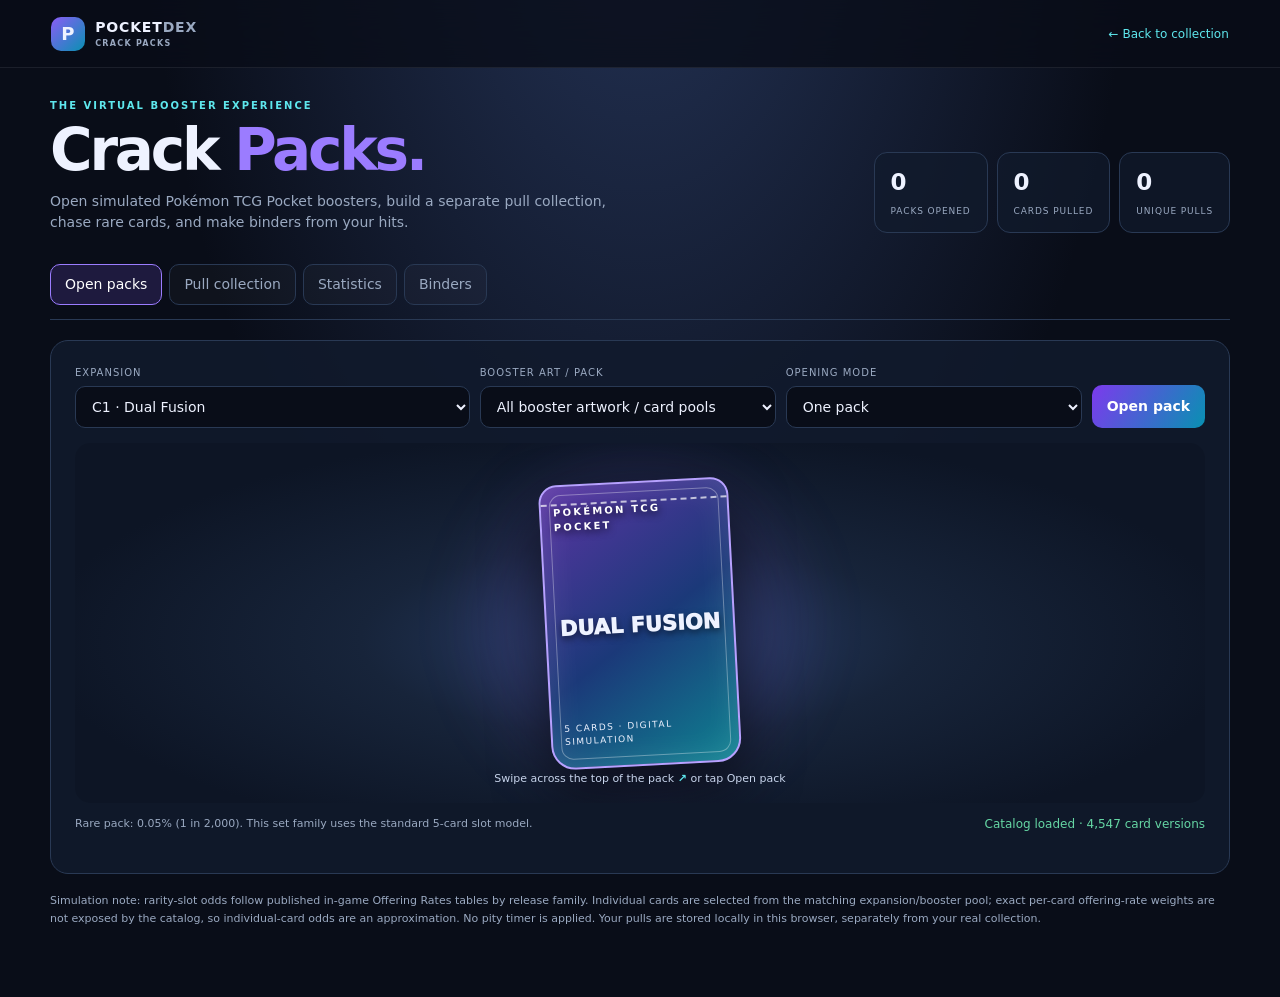
<file: crackpacks/index.html>
<!doctype html>
<html lang="en"><head><meta charset="utf-8"><meta name="viewport" content="width=device-width,initial-scale=1"><meta name="theme-color" content="#090d18"><title>Crack Packs — POCKETDEX</title>
<style>
:root{color-scheme:dark;--bg:#090d18;--panel:#111a2c;--panel2:#17243a;--line:#293954;--text:#eef2ff;--muted:#9aa9c1;--purple:#9b7cff;--cyan:#5ee7ed;--gold:#f5c86b;--green:#65d6a4}*{box-sizing:border-box}body{margin:0;background:radial-gradient(ellipse at 50% -20%,#26365b 0,transparent 55%),var(--bg);color:var(--text);font:14px/1.5 system-ui,-apple-system,Segoe UI,sans-serif}button,input,select{font:inherit}button{cursor:pointer;color:inherit}.top{height:68px;padding:0 clamp(16px,4vw,54px);display:flex;align-items:center;justify-content:space-between;border-bottom:1px solid #ffffff14;background:#090d18cc;position:sticky;top:0;z-index:5;backdrop-filter:blur(16px)}.brand{display:flex;align-items:center;gap:10px;color:var(--text);text-decoration:none;font-weight:900;letter-spacing:.06em}.mark{display:grid;place-items:center;width:34px;height:34px;border-radius:10px;background:linear-gradient(135deg,#8b5cf6,#0891b2);font-size:18px}.brand small{display:block;color:var(--muted);font-size:8px;letter-spacing:.16em}.top a.back{color:var(--cyan);text-decoration:none;font-size:12px}main{width:min(1180px,calc(100% - 30px));margin:30px auto 70px}.hero{display:flex;justify-content:space-between;align-items:end;gap:24px;margin:20px 0 26px}.eyebrow{font-size:10px;letter-spacing:.2em;color:var(--cyan);font-weight:800}.hero h1{font-size:clamp(34px,6vw,58px);line-height:1;margin:8px 0 12px;letter-spacing:-.055em}.hero h1 span{color:var(--purple)}.hero p{color:var(--muted);max-width:570px;margin:0}.quick{display:flex;gap:9px;flex-wrap:wrap}.metric{padding:12px 16px;border:1px solid var(--line);background:#111a2cbb;border-radius:13px;min-width:105px}.metric strong{display:block;font-size:23px}.metric span{font-size:9px;color:var(--muted);letter-spacing:.1em}.tabs{display:flex;gap:7px;overflow:auto;padding:5px 0 14px;border-bottom:1px solid var(--line);margin-bottom:20px}.tab{white-space:nowrap;border:1px solid var(--line);background:#ffffff06;padding:9px 14px;border-radius:10px;color:var(--muted)}.tab.active{background:#8b5cf62b;border-color:#9b7cff;color:#fff}.view{display:none}.view.active{display:block}.panel{background:#111a2cdd;border:1px solid var(--line);border-radius:18px;padding:clamp(14px,2.5vw,24px);margin-bottom:18px}.controls{display:grid;grid-template-columns:2fr 1.5fr 1.5fr auto;gap:10px;align-items:end}.field label{display:block;font-size:10px;color:var(--muted);letter-spacing:.1em;margin:0 0 6px}.field select,.field input{width:100%;padding:11px 12px;border:1px solid var(--line);border-radius:10px;background:#090d18;color:var(--text)}.btn{border:1px solid var(--line);background:#ffffff0b;border-radius:10px;padding:11px 15px;font-weight:750}.btn.primary{border:0;background:linear-gradient(120deg,#7c3aed,#0891b2);color:white}.btn:disabled{opacity:.45;cursor:not-allowed}.pack-stage{min-height:360px;display:grid;place-items:center;position:relative;overflow:hidden;border-radius:15px;background:radial-gradient(ellipse at 50% 55%,#273d66 0,#17243a 35%,#0d1525 75%);margin-top:15px}.pack-stage:before{content:"";position:absolute;width:330px;height:330px;border-radius:50%;background:#8b5cf61c;filter:blur(30px)}.pack{width:190px;height:285px;position:relative;z-index:1;border-radius:18px 18px 24px 24px;border:2px solid #b7a1ff;box-shadow:0 25px 55px #0009,inset 0 0 35px #ffffff20;background:linear-gradient(145deg,#5b35a4,#1b3979 52%,#0e8291);display:flex;flex-direction:column;align-items:center;justify-content:space-between;padding:18px 12px;transform:rotate(-3deg);transition:transform .5s,opacity .4s}.pack:before{content:"";position:absolute;inset:8px;border:1px solid #ffffff55;border-radius:12px;pointer-events:none}.pack .foil{font-size:10px;letter-spacing:.22em;font-weight:900;color:#fff;text-shadow:0 2px 8px #000}.pack .packname{text-align:center;font-size:21px;font-weight:1000;line-height:1.05;text-shadow:0 3px 7px #0008}.pack .packsub{font-size:9px;letter-spacing:.16em}.pack .tear{position:absolute;left:0;right:0;top:17px;border-top:2px dashed #ffffffb0}.pack.opening{transform:translateY(-30px) rotate(7deg) scale(1.08);opacity:0}.swipe-hint{position:absolute;bottom:16px;color:#c7d4eb;font-size:11px;z-index:2;text-align:center}.swipe-hint b{color:var(--cyan)}.results{display:grid;grid-template-columns:repeat(auto-fit,minmax(145px,1fr));gap:12px;margin-top:16px}.pull{border:1px solid var(--line);border-radius:12px;background:#0b1322;padding:7px;animation:rise .45s both;animation-delay:calc(var(--i)*90ms);min-width:0}.pull img{display:block;width:100%;aspect-ratio:3/4;object-fit:contain;border-radius:7px;background:#111a2c}.pull .name{font-size:11px;font-weight:800;margin:7px 2px 1px;white-space:nowrap;overflow:hidden;text-overflow:ellipsis}.pull .meta{font-size:9px;color:var(--muted);margin:0 2px}.pull.high{border-color:#9b7cff;box-shadow:0 0 20px #8b5cf622}.pull.crown{border-color:var(--gold);box-shadow:0 0 24px #f5c86b35}.notice{font-size:11px;color:var(--muted);line-height:1.6}.stats-grid{display:grid;grid-template-columns:repeat(auto-fit,minmax(155px,1fr));gap:10px}.stat{padding:15px;border-radius:12px;background:#0b1322;border:1px solid var(--line)}.stat strong{display:block;font-size:26px}.stat span{font-size:9px;color:var(--muted);letter-spacing:.1em}.barrow{display:grid;grid-template-columns:120px 1fr 50px;gap:10px;align-items:center;margin:10px 0;font-size:11px}.bar{height:8px;border-radius:9px;background:#ffffff12;overflow:hidden}.bar i{display:block;height:100%;background:linear-gradient(90deg,#8b5cf6,#5ee7ed)}.collection-grid{display:grid;grid-template-columns:repeat(auto-fill,minmax(125px,1fr));gap:10px}.mini{background:#0b1322;border:1px solid var(--line);border-radius:10px;padding:7px}.mini img{width:100%;aspect-ratio:3/4;object-fit:contain}.mini strong{display:block;font-size:10px;white-space:nowrap;overflow:hidden;text-overflow:ellipsis}.mini small{color:var(--muted);font-size:9px}.binder-list{display:grid;grid-template-columns:repeat(auto-fill,minmax(220px,1fr));gap:12px}.binder{background:#0b1322;border:1px solid var(--line);border-radius:12px;padding:14px}.binder h3{margin:0 0 4px}.binder p{color:var(--muted);font-size:11px}.row{display:flex;gap:8px;align-items:center;flex-wrap:wrap}.row input{background:#090d18;border:1px solid var(--line);padding:10px;border-radius:9px;color:var(--text)}.empty{padding:30px;text-align:center;color:var(--muted);border:1px dashed var(--line);border-radius:12px}.modal{position:fixed;inset:0;background:#000b;display:none;place-items:center;z-index:10;padding:18px}.modal.show{display:grid}.modalbox{width:min(680px,100%);max-height:85vh;overflow:auto;background:#111a2c;border:1px solid var(--line);border-radius:16px;padding:20px}.modalbox header{display:flex;justify-content:space-between;align-items:center}.binder-picks{display:grid;grid-template-columns:repeat(auto-fill,minmax(95px,1fr));gap:8px;margin-top:15px}.binder-picks label{background:#0b1322;padding:6px;border-radius:8px;font-size:10px}.binder-picks img{width:100%;aspect-ratio:3/4;object-fit:contain;display:block}.toast{color:var(--green);font-size:12px;min-height:18px}@keyframes rise{from{opacity:0;transform:translateY(24px) scale(.96)}to{opacity:1;transform:none}}@media(max-width:760px){.hero{align-items:start;flex-direction:column}.controls{grid-template-columns:1fr 1fr}.controls .field:first-child{grid-column:1/-1}.controls button{grid-column:1/-1}.pack-stage{min-height:330px}}@media(max-width:430px){.metric{min-width:0;flex:1}.quick{width:100%}.controls{grid-template-columns:1fr}.controls .field:first-child{grid-column:auto}.pack{width:165px;height:250px}.barrow{grid-template-columns:90px 1fr 43px}}
</style></head><body>
<header class="top"><a class="brand" href="../"><span class="mark">P</span><span>POCKET<span style="color:#9aa9c1">DEX</span><small>CRACK PACKS</small></span></a><a class="back" href="../">← Back to collection</a></header>
<main><section class="hero"><div><div class="eyebrow">THE VIRTUAL BOOSTER EXPERIENCE</div><h1>Crack <span>Packs.</span></h1><p>Open simulated Pokémon TCG Pocket boosters, build a separate pull collection, chase rare cards, and make binders from your hits.</p></div><div class="quick"><div class="metric"><strong id="packTotal">0</strong><span>PACKS OPENED</span></div><div class="metric"><strong id="cardTotal">0</strong><span>CARDS PULLED</span></div><div class="metric"><strong id="uniqueTotal">0</strong><span>UNIQUE PULLS</span></div></div></section>
<nav class="tabs"><button class="tab active" data-tab="open">Open packs</button><button class="tab" data-tab="collection">Pull collection</button><button class="tab" data-tab="stats">Statistics</button><button class="tab" data-tab="binders">Binders</button></nav>
<section id="open" class="view active"><div class="panel"><div class="controls"><div class="field"><label>EXPANSION</label><select id="setSelect"><option>Loading catalog…</option></select></div><div class="field"><label>BOOSTER ART / PACK</label><select id="packSelect"><option>All available artwork</option></select></div><div class="field"><label>OPENING MODE</label><select id="modeSelect"><option value="one">One pack</option><option value="ten">Ten packs</option><option value="hundred">100 packs (quick simulation)</option></select></div><button class="btn primary" id="openBtn" disabled>Open pack</button></div><div class="pack-stage" id="stage"><div class="pack" id="pack"><div class="foil">POKÉMON TCG POCKET</div><div class="packname" id="packTitle">BOOSTER<br>PACK</div><div class="packsub" id="packSub">5 CARDS · DIGITAL SIMULATION</div><div class="tear"></div></div><div class="swipe-hint" id="swipeHint">Swipe across the top of the pack <b>↗</b> or tap Open pack</div></div><div class="row" style="justify-content:space-between;margin-top:12px"><span class="notice" id="oddsNote">Pull rates load with the selected expansion.</span><span class="toast" id="status"></span></div><div id="pullResults" class="results"></div></div><p class="notice">Simulation note: rarity-slot odds follow published in-game Offering Rates tables by release family. Individual cards are selected from the matching expansion/booster pool; exact per-card offering-rate weights are not exposed by the catalog, so individual-card odds are an approximation. No pity timer is applied. Your pulls are stored locally in this browser, separately from your real collection.</p></section>
<section id="collection" class="view"><div class="panel"><div class="row" style="justify-content:space-between"><div><h2 style="margin:0">Your pull collection</h2><p class="notice">Only cards opened in this simulator appear here.</p></div><input id="collectionSearch" placeholder="Search pulls…" aria-label="Search collection"></div><div id="collectionGrid" class="collection-grid" style="margin-top:16px"></div></div></section>
<section id="stats" class="view"><div class="panel"><h2 style="margin-top:0">Opening statistics</h2><div id="statsGrid" class="stats-grid"></div></div><div class="panel"><h3>Pulls by rarity</h3><div id="rarityStats"></div></div><div class="panel"><h3>Pulls by card type</h3><div id="typeStats"></div></div><div class="panel"><h3>Luck report</h3><div id="luckReport" class="notice"></div></div></section>
<section id="binders" class="view"><div class="panel"><h2 style="margin-top:0">Your binders</h2><div class="row"><input id="binderName" placeholder="New binder name"><button class="btn primary" id="createBinder">Create binder</button></div><div id="binderList" class="binder-list" style="margin-top:16px"></div></div></section>
</main><div class="modal" id="binderModal"><div class="modalbox"><header><div><div class="eyebrow">BINDER EDITOR</div><h2 id="binderModalTitle">Add cards</h2></div><button class="btn" id="closeBinder">Close</button></header><p class="notice">Select the pulled cards to include. Each card version appears once in the binder; your duplicate count remains in the collection.</p><div class="binder-picks" id="binderPicks"></div><div class="row" style="justify-content:flex-end;margin-top:14px"><button class="btn primary" id="saveBinder">Save binder</button></div></div></div>
<script>
(()=>{'use strict';
const STORE='pocketdex.crackpacks.v1',CATALOG='../data/cards.json',IMG='https://raw.githubusercontent.com/Vociferix/ptcgp-images/master/';
const $=s=>document.querySelector(s);let catalog=[],sets=[],state={packs:0,pulls:{},history:[],binders:[]},activeBinder=null,lastCards=[];
const esc=s=>String(s??'').replace(/[&<>"']/g,c=>({'&':'&amp;','<':'&lt;','>':'&gt;','"':'&quot;',"'":'&#39;'}[c]));
function load(){try{const v=JSON.parse(localStorage.getItem(STORE)||'null');if(v&&v.pulls)state={...state,...v}}catch(e){}}
function save(){localStorage.setItem(STORE,JSON.stringify(state));updateTop()}
function rarity(c){return String(c.rarity_name||c.rarity||'').toLowerCase().replace(/[_-]/g,' ')}
function group(c){const code=String(c.rarity||'').toUpperCase(),r=rarity(c);const exact={C:'d1',U:'d2',R:'d3',RR:'d4',AR:'star1',SR:'star2',SAR:'star2',IM:'star3',S:'shiny1',SSR:'shiny2',UR:'crown'};if(exact[code])return exact[code];if(/crown/.test(r))return'crown';if(/shiny super|double shiny|two shiny/.test(r))return'shiny2';if(/shiny/.test(r))return'shiny1';if(/immersive|three star|★★★|3 star/.test(r))return'star3';if(/special art|super rare|two star|★★|2 star/.test(r))return'star2';if(/art rare|one star|★|1 star/.test(r))return'star1';if(/double rare|four diamond|★★★★|4 diamond/.test(r))return'd4';if(/uncommon|two diamond|2 diamond/.test(r))return'd2';if(/^rare$/.test(r)||/three diamond|3 diamond/.test(r))return'd3';if(/common|one diamond|1 diamond/.test(r))return'd1';return'other'}
function setCode(s){return String(s.code||'')}
function setName(s){return s.name||s.code}
function poolFor(code,pack){return catalog.filter(c=>c.set===code&&(!pack||!Array.isArray(c.packs)||!c.packs.length||c.packs.some(p=>String(typeof p==='string'?p:p.name||p.code||'').toLowerCase()===pack.toLowerCase())))}
function packNames(code){const names=new Set();for(const c of catalog.filter(x=>x.set===code))for(const p of (Array.isArray(c.packs)?c.packs:[])){const n=typeof p==='string'?p:(p.name||p.code||'');if(n)names.add(n)}return [...names].sort()}
function layout(code){if(/^(A4b|B4b)$/i.test(code))return'deluxe';if(/^B[1-4]/i.test(code))return'bonus';if(/^A(2b|3|4)/i.test(code))return'shiny-slots';return'classic'}
function weights(code,slot,rare){const l=layout(code);if(rare){if(l==='bonus')return[['star1',25],['star2',62.5],['star3',4.17],['crown',8.33]];return[['star1',38],['star2',47],['star3',5],['shiny1',5],['shiny2',2],['crown',3]]}if(l==='deluxe'){if(slot===1)return[['d1',100]];if(slot===2)return[['d1',17.7],['d2',82.3]];if(slot===3)return[['d3',34],['d2',66]];return[['d4',99.3],['star2',.372],['star3',.222],['crown',.04]]}if(slot<=3)return[['d1',100]];const fourth=slot===4;if(l==='shiny-slots'){return fourth?[['d2',89],['d3',4.952],['d4',1.666],['star1',2.572],['star2',.5],['star3',.222],['shiny1',.714],['shiny2',.333],['crown',.04]]:[['d2',56],['d3',19.041],['d4',6.664],['star1',10.288],['star2',2],['star3',.888],['shiny1',2.857],['shiny2',1.333],['crown',.16]]}return fourth?[['d2',90],['d3',4.952],['d4',1.666],['star1',2.572],['star2',.5],['star3',.222],['crown',.04]]:[['d2',60],['d3',19.041],['d4',6.664],['star1',10.288],['star2',2],['star3',.888],['crown',.16]]}
function chooseWeighted(w){const total=w.reduce((n,x)=>n+x[1],0);let r=Math.random()*total;for(const [k,v] of w){r-=v;if(r<=0)return k}return w[w.length-1][0]}
function chooseCard(pool,g){let candidates=pool.filter(c=>group(c)===g);if(!candidates.length){const fallback={d1:['d2','other'],d2:['d1','d3','other'],d3:['d2','d4','other'],d4:['d3','star1','other'],star1:['star2','d4','other'],star2:['star1','star3','other'],star3:['star2','crown','other'],shiny1:['shiny2','star1','other'],shiny2:['shiny1','star2','other'],crown:['star3','star2','other']};for(const k of fallback[g]||['other']){candidates=pool.filter(c=>group(c)===k);if(candidates.length)break}}if(!candidates.length)candidates=pool;return candidates[Math.floor(Math.random()*candidates.length)]}
function draw(code,pack){const pool=poolFor(code,pack);if(!pool.length)return[];const rare=Math.random()<.0005;const l=layout(code),count=l==='deluxe'?4:(l==='bonus'?5:5),cards=[];for(let i=1;i<=count;i++){const g=chooseWeighted(weights(code,i,rare));cards.push(chooseCard(pool,g))}if(l==='bonus'&&!rare&&Math.random()<.05238){const shiny=chooseWeighted([['shiny1',68.2],['shiny2',31.8]]);cards.push(chooseCard(pool,shiny))}return cards}
function displayName(c){return c.name||'Unknown card'}function image(c){return IMG+(c.image||'')}
function updateTop(){$('#packTotal').textContent=state.packs.toLocaleString();$('#cardTotal').textContent=Object.values(state.pulls).reduce((n,x)=>n+x,0).toLocaleString();$('#uniqueTotal').textContent=Object.keys(state.pulls).length.toLocaleString()}
function fillSets(){sets=(Array.isArray(window.__unused)?window.__unused:[]);const fromCatalog=Array.isArray(catalog.sets)?catalog.sets:[];sets=fromCatalog.length?fromCatalog:[...new Map(catalog.map(c=>[c.set,{code:c.set,name:c.set_name||c.set}])).values()];sets=sets.filter(s=>s.code&&catalog.some(c=>c.set===s.code));$('#setSelect').innerHTML=sets.map(s=>'<option value="'+esc(s.code)+'">'+esc(s.code+' · '+setName(s))+'</option>').join('');if(sets.length)updatePackSelect()}
function updatePackSelect(){const names=packNames($('#setSelect').value);$('#packSelect').innerHTML='<option value="">All booster artwork / card pools</option>'+names.map(n=>'<option value="'+esc(n)+'">'+esc(n)+'</option>').join('');$('#packTitle').textContent=setName(sets.find(s=>s.code===$('#setSelect').value)||{name:'BOOSTER'}).toUpperCase();const l=layout($('#setSelect').value);$('#packSub').textContent=l==='deluxe'?'4 CARDS · DELUXE PACK':l==='bonus'?'5 + BONUS CARD · 6 POSSIBLE':'5 CARDS · DIGITAL SIMULATION';const rates=l==='bonus'?'This set family uses the 5-card pack table plus a 5.238% sixth-card shiny bonus.':l==='shiny-slots'?'This set family includes shiny rarities in the 4th and 5th slots.':'This set family uses the standard 5-card slot model.';$('#oddsNote').textContent='Rare pack: 0.05% (1 in 2,000). '+rates}
function renderPulls(cards){lastCards=cards;$('#pullResults').innerHTML=cards.map((c,i)=>{const g=group(c),high=['star1','star2','star3','shiny1','shiny2'].includes(g),crown=g==='crown';return '<article class="pull '+(crown?'crown':high?'high':'')+'" style="--i:'+i+'"><img src="'+esc(image(c))+'" alt="'+esc(displayName(c))+'" loading="lazy"><div class="name">'+esc(displayName(c))+'</div><div class="meta">'+esc(c.set+' · '+(c.number_label||c.number||''))+' · '+esc(c.rarity_name||c.rarity||'Unknown')+'</div></article>'}).join('')}
function open(){const code=$('#setSelect').value,pack=$('#packSelect').value,mode=$('#modeSelect').value,n=mode==='ten'?10:mode==='hundred'?100:1;const pool=poolFor(code,pack);if(!pool.length){$('#status').textContent='No cards found for this pack pool.';return}$('#openBtn').disabled=true;$('#status').textContent='Opening…';$('#pullResults').innerHTML='';$('#pack').classList.add('opening');setTimeout(()=>{let all=[];for(let i=0;i<n;i++){const cards=draw(code,pack);all.push(...cards);state.packs++;state.history.push({set:code,pack:pack||'',cards:cards.map(c=>c.id),rare:cards.length>0&&cards.every(c=>['star1','star2','star3','shiny1','shiny2','crown'].includes(group(c)))}) ;for(const c of cards)state.pulls[c.id]=(state.pulls[c.id]||0)+1}save();$('#pack').classList.remove('opening');$('#swipeHint').textContent=n===1?'Pack opened! Your cards have been added to the pull collection.':n+' packs simulated · '+all.length+' cards added.';$('#status').textContent='';renderPulls(n===1?all:all.slice(0,30));if(n>1)$('#pullResults').insertAdjacentHTML('afterbegin','<p class="notice" style="grid-column:1/-1">Showing first 30 of '+all.length+' cards from this batch. All pulls are saved in your collection and statistics.</p>');renderStats();$('#openBtn').disabled=false;},460)}
function rarityLabel(g){return({d1:'1 Diamond',d2:'2 Diamond',d3:'3 Diamond',d4:'4 Diamond',star1:'1 Star',star2:'2 Star',star3:'3 Star / Immersive',shiny1:'1 Shiny Star',shiny2:'2 Shiny Stars',crown:'Crown Rare',other:'Other'})[g]||g}
function makeBars(el,counts,total){const rows=Object.entries(counts).sort((a,b)=>b[1]-a[1]);$(el).innerHTML=rows.map(([k,v])=>'<div class="barrow"><span>'+esc(k)+'</span><div class="bar"><i style="width:'+Math.min(100,total?v/total*100:0)+'%"></i></div><b>'+v+' · '+(total?(v/total*100).toFixed(2):'0')+'%</b></div>').join('')||'<p class="notice">Open some packs to see statistics.</p>'}
function renderStats(){const total=Object.values(state.pulls).reduce((a,b)=>a+b,0),unique=Object.keys(state.pulls).length,dupes=total-unique,counts={},types={};for(const [id,n] of Object.entries(state.pulls)){const c=catalog.find(x=>x.id===id);if(!c)continue;const g=group(c);counts[rarityLabel(g)]=(counts[rarityLabel(g)]||0)+n;const t=c.card_type||'Unknown';types[t]=(types[t]||0)+n}const high=(counts['1 Star']||0)+(counts['2 Star']||0)+(counts['3 Star / Immersive']||0)+(counts['1 Shiny Star']||0)+(counts['2 Shiny Stars']||0)+(counts['Crown Rare']||0);$('#statsGrid').innerHTML=[['Packs opened',state.packs],['Cards pulled',total],['Unique card versions',unique],['Duplicate pulls',dupes],['Rare packs',state.history.filter(x=>x.rare).length],['High-rarity cards',high]].map(x=>'<div class="stat"><strong>'+Number(x[1]).toLocaleString()+'</strong><span>'+x[0].toUpperCase()+'</span></div>').join('');makeBars('#rarityStats',counts,total);makeBars('#typeStats',types,total);const expected=state.packs*.211;const pct=state.packs?((high/state.packs)*100):0;$('#luckReport').innerHTML=state.packs?'<b>'+pct.toFixed(2)+'%</b> of packs-equivalent high-rarity cards per pack, versus a rough '+(21.1).toFixed(1)+'% star-or-better reference rate. '+(high>expected?'Your star/shiny/crown pull count is above the rough expected count.':'Your star/shiny/crown pull count is below the rough expected count.')+' This is descriptive, not a guarantee: set families differ and the reference excludes exact card-pool weighting.': 'Open packs to build a luck report. Luck is measured against the expected high-rarity rate, not a pity system.'}
function renderCollection(){const q=$('#collectionSearch').value.toLowerCase(),entries=Object.entries(state.pulls).map(([id,n])=>({c:catalog.find(x=>x.id===id),n})).filter(x=>x.c&&(!q||(x.c.name+' '+x.c.set+' '+x.c.rarity_name).toLowerCase().includes(q))).sort((a,b)=>b.n-a.n);$('#collectionGrid').innerHTML=entries.length?entries.map(({c,n})=>'<div class="mini"><img src="'+esc(image(c))+'" loading="lazy" alt=""><strong>'+esc(displayName(c))+'</strong><small>'+esc(c.set+' · '+(c.number_label||c.number||''))+' · ×'+n+'</small></div>').join(''):'<div class="empty" style="grid-column:1/-1">No pulls yet. Open a pack to start this separate collection.</div>'}
function renderBinders(){const list=state.binders||[];$('#binderList').innerHTML=list.length?list.map(b=>'<div class="binder"><h3>'+esc(b.name)+'</h3><p>'+b.ids.length+' unique card versions</p><div class="row"><button class="btn" data-edit="'+esc(b.id)+'">Edit cards</button><button class="btn" data-delete="'+esc(b.id)+'">Delete</button></div></div>').join(''):'<div class="empty" style="grid-column:1/-1">No binders yet. Create one to organize your pulls.</div>'}
function editBinder(id){activeBinder=id;const b=state.binders.find(x=>x.id===id),ids=Object.keys(state.pulls).filter(x=>catalog.some(c=>c.id===x));$('#binderModalTitle').textContent=b?'Edit '+b.name:'Select cards';$('#binderPicks').innerHTML=ids.map(id=>{const c=catalog.find(x=>x.id===id);return '<label><input type="checkbox" value="'+esc(id)+'" '+(b?.ids.includes(id)?'checked':'')+'><img src="'+esc(image(c))+'" loading="lazy"><span>'+esc(c.name)+' ×'+state.pulls[id]+'</span></label>'}).join('')||'<p class="notice">Open packs before adding cards.</p>';$('#binderModal').classList.add('show')}
$('#saveBinder').addEventListener('click',()=>{const b=state.binders.find(x=>x.id===activeBinder);if(b)b.ids=[...$('#binderPicks').querySelectorAll('input:checked')].map(x=>x.value);save();$('#binderModal').classList.remove('show');renderBinders()});
$('#createBinder').addEventListener('click',()=>{const name=$('#binderName').value.trim();if(!name)return;const b={id:crypto.randomUUID(),name,ids:[]};state.binders.push(b);$('#binderName').value='';save();editBinder(b.id);renderBinders()});
$('#binderList').addEventListener('click',e=>{const edit=e.target.closest('[data-edit]'),del=e.target.closest('[data-delete]');if(edit)editBinder(edit.dataset.edit);if(del){state.binders=state.binders.filter(x=>x.id!==del.dataset.delete);save();renderBinders()}});
$('#closeBinder').addEventListener('click',()=>$('#binderModal').classList.remove('show'));
document.querySelectorAll('.tab').forEach(b=>b.addEventListener('click',()=>{document.querySelectorAll('.tab').forEach(x=>x.classList.toggle('active',x===b));document.querySelectorAll('.view').forEach(x=>x.classList.toggle('active',x.id===b.dataset.tab));if(b.dataset.tab==='collection')renderCollection();if(b.dataset.tab==='stats')renderStats();if(b.dataset.tab==='binders')renderBinders()}));
$('#setSelect').addEventListener('change',updatePackSelect);$('#openBtn').addEventListener('click',open);$('#collectionSearch').addEventListener('input',renderCollection);
let start=null;$('#stage').addEventListener('pointerdown',e=>{if(e.target.closest('button'))return;start={x:e.clientX,y:e.clientY}});$('#stage').addEventListener('pointerup',e=>{if(!start)return;const dx=e.clientX-start.x,dy=e.clientY-start.y;start=null;if(Math.abs(dx)>65&&Math.abs(dx)>Math.abs(dy)*1.2)open()});
async function init(){load();updateTop();try{const r=await fetch(CATALOG,{cache:'no-store'});if(!r.ok)throw Error('Catalog request failed: '+r.status);const data=await r.json();catalog=Array.isArray(data)?data:(data.cards||[]);if(!catalog.length)throw Error('Catalog has no card versions.');fillSets();$('#openBtn').disabled=false;$('#status').textContent='Catalog loaded · '+catalog.length.toLocaleString()+' card versions';renderStats()}catch(e){$('#status').textContent='Could not load ../data/cards.json. '+e.message;$('#openBtn').disabled=true;$('#oddsNote').textContent='The simulator needs the public card catalog at ../data/cards.json.'}}
init();
})();
</script></body></html>
</file>
<file: styles.css>
:root{color-scheme:dark;--bg:#090d18;--panel:#111a2c;--line:#263550;--muted:#8796b2;--text:#edf3ff;--purple:#a78bfa;--cyan:#67e8f9;--green:#86efac;font-family:Inter,ui-sans-serif,system-ui,sans-serif}*{box-sizing:border-box}body{margin:0;background:radial-gradient(ellipse at 78% -10%,#29234c,transparent 38%),var(--bg);color:var(--text);min-height:100vh}.topbar{height:76px;border-bottom:1px solid #ffffff12;display:flex;align-items:center;justify-content:space-between;padding:0 clamp(18px,5vw,72px);position:sticky;top:0;background:#090d18ef;backdrop-filter:blur(18px);z-index:5}.brand{display:flex;align-items:center;gap:12px;text-decoration:none;color:var(--text);font-weight:900;letter-spacing:.08em}.brand-mark{width:38px;height:38px;border-radius:12px;background:linear-gradient(135deg,#8b5cf6,#22d3ee);display:grid;place-items:center;color:#07101c;font-size:23px}.brand small{display:block;font-size:9px;color:var(--muted);letter-spacing:.16em;margin-top:3px}.muted{color:var(--purple)}.top-actions{display:flex;align-items:center;gap:16px}.status{font-size:12px;color:var(--muted)}button,select,input{font:inherit}.ghost,.secondary,.primary,.file-button{border:1px solid var(--line);border-radius:11px;padding:10px 14px;color:var(--text);background:#ffffff08;cursor:pointer;font-size:13px}.ghost:hover,.secondary:hover,.file-button:hover{border-color:var(--purple)}main{max-width:1440px;margin:auto;padding:42px clamp(16px,4vw,56px) 70px}.hero{display:flex;justify-content:space-between;gap:35px;align-items:end;padding:18px 0 40px}.eyebrow{color:var(--cyan);font-size:10px;font-weight:800;letter-spacing:.2em;margin:0 0 14px}.hero h1{font-size:clamp(38px,6vw,68px);line-height:.98;letter-spacing:-.06em;margin:0;font-weight:850}.hero h1 span{color:var(--purple)}.hero-copy{color:var(--muted);max-width:460px;line-height:1.6;margin:18px 0 0}.hero-stats{display:flex;gap:clamp(18px,4vw,48px);padding-bottom:7px}.hero-stats div{display:flex;flex-direction:column;gap:6px}.hero-stats strong{font-size:clamp(24px,3vw,34px)}.hero-stats span{font-size:9px;color:var(--muted);letter-spacing:.14em}.tabs{display:flex;gap:7px;border-bottom:1px solid var(--line);overflow-x:auto}.tab{padding:14px 18px;border:0;background:none;color:var(--muted);cursor:pointer;white-space:nowrap;border-bottom:2px solid transparent}.tab.active{color:var(--text);border-bottom-color:var(--purple)}.dashboard{padding-top:24px}.toolbar{display:grid;grid-template-columns:minmax(220px,1.8fr) minmax(175px,1.2fr) repeat(4,minmax(115px,1fr));gap:10px;align-items:start}.search-wrap{display:flex;align-items:center;gap:10px;border:1px solid var(--line);background:var(--panel);border-radius:12px;padding:0 13px;color:var(--muted)}.search-wrap input{border:0;background:none;outline:none;color:var(--text);height:44px;width:100%;min-width:0}.toolbar select{background:var(--panel);border:1px solid var(--line);border-radius:12px;color:var(--text);padding:0 12px;min-width:0}.toolbar select{height:44px;padding:0 10px;font-size:12px;min-width:0}.filter-dropdown{position:relative;min-width:0}.filter-toggle{width:100%;height:44px;display:flex;align-items:center;gap:6px;justify-content:flex-start;padding:0 11px;border:1px solid var(--line);border-radius:12px;background:var(--panel);color:var(--text);font-size:12px;cursor:pointer;white-space:nowrap}.filter-toggle:hover,.filter-toggle.has-selection{border-color:var(--purple)}.filter-count{color:var(--cyan);font-size:10px}.chevron{margin-left:auto;color:var(--muted)}.filter-menu{display:none;position:absolute;z-index:10;top:49px;left:0;right:0;max-height:280px;overflow:auto;padding:8px;background:#111a2c;border:1px solid var(--line);border-radius:12px;box-shadow:0 16px 40px #0009}.filter-dropdown.open .filter-menu{display:block}.filter-menu label{display:flex;align-items:center;gap:8px;padding:7px 6px;border-radius:7px;color:var(--text);font-size:12px;cursor:pointer}.filter-menu label:hover{background:#ffffff0d}.filter-menu input{accent-color:var(--purple);margin:0}.results-line{display:flex;justify-content:space-between;gap:12px;color:var(--muted);font-size:12px;padding:22px 2px 14px}.results-line span:last-child{font-size:9px;letter-spacing:.15em}.card-grid{display:grid;grid-template-columns:repeat(auto-fill,minmax(155px,1fr));gap:14px}.card{background:linear-gradient(160deg,#17243a,#101827);border:1px solid #263550;border-radius:15px;overflow:hidden;min-width:0;transition:transform .16s,border-color .16s}.card:hover{transform:translateY(-3px);border-color:#7660bd}.card-image{aspect-ratio:3/4;background:#0c1423;display:flex;align-items:center;justify-content:center;overflow:hidden}.card-image img{width:100%;height:100%;object-fit:contain}.fallback{font-size:13px;color:var(--muted);padding:15px;text-align:center}.card-info{padding:11px}.card-title{font-size:13px;font-weight:750;white-space:nowrap;overflow:hidden;text-overflow:ellipsis}.card-sub{font-size:10px;color:var(--muted);margin-top:5px;min-height:13px}.card-tags{display:flex;gap:5px;flex-wrap:wrap;margin-top:8px}.tag{font-size:9px;color:#d8d2ff;background:#8b5cf622;border:1px solid #8b5cf644;border-radius:5px;padding:3px 5px}.card-controls{display:flex;align-items:center;justify-content:space-between;margin-top:11px;gap:6px}.qty{display:flex;align-items:center;gap:7px}.qty button,.heart{border:1px solid var(--line);background:#ffffff08;color:var(--text);border-radius:7px;width:25px;height:25px;cursor:pointer}.qty span{font-size:12px;min-width:12px;text-align:center}.heart{width:29px;height:25px;color:var(--muted)}.heart.on{color:#fda4af;border-color:#fda4af66}.loading,.empty{grid-column:1/-1;padding:60px 20px;text-align:center;color:var(--muted);background:var(--panel);border:1px dashed var(--line);border-radius:18px}.panel-grid{display:grid;grid-template-columns:repeat(auto-fill,minmax(230px,1fr));gap:13px}.set-panel,.stat-panel,.dex-panel{background:var(--panel);border:1px solid var(--line);border-radius:15px;padding:17px}.set-panel h3,.dex-panel h3{margin:0 0 6px;font-size:15px}.set-panel p,.dex-panel p{color:var(--muted);font-size:12px;margin:0 0 12px}.progress{height:7px;background:#ffffff12;border-radius:10px;overflow:hidden}.progress span{height:100%;display:block;background:linear-gradient(90deg,var(--purple),var(--cyan))}.progress-label{display:flex;justify-content:space-between;font-size:10px;color:var(--muted);margin-top:8px}.stat-grid{display:grid;grid-template-columns:repeat(auto-fit,minmax(180px,1fr));gap:12px}.stat-panel strong{font-size:30px;display:block;margin-bottom:5px}.stat-panel span{font-size:10px;letter-spacing:.12em;color:var(--muted)}.dex-panel{display:flex;gap:14px;align-items:center}.dex-number{font-size:12px;color:var(--cyan)}.dex-panel h3{margin:0}.dex-panel p{margin:4px 0 0}.dex-count{margin-left:auto;color:var(--muted)}footer{border-top:1px solid #ffffff12;padding:22px clamp(18px,5vw,72px);display:flex;justify-content:space-between;color:var(--muted);font-size:11px}footer a{color:var(--cyan)}dialog{background:#111a2c;color:var(--text);border:1px solid var(--line);border-radius:20px;padding:0;width:min(540px,calc(100% - 28px));box-shadow:0 25px 100px #000b}dialog::backdrop{background:#030611c9;backdrop-filter:blur(5px)}.dialog-head{padding:22px 24px 16px;display:flex;justify-content:space-between;align-items:start;border-bottom:1px solid var(--line)}.dialog-head h2{margin:0;font-size:22px}.icon-btn{border:0;background:none;color:var(--muted);font-size:25px;cursor:pointer}.dialog-body{padding:20px 24px 24px}.dialog-body>p{color:var(--muted);font-size:13px;line-height:1.55}.field-label{display:block;font-size:12px;margin:18px 0 7px}.dialog-body input[type=password]{width:100%;background:#090d18;border:1px solid var(--line);border-radius:10px;padding:12px;color:var(--text)}.hint{font-size:11px!important;color:var(--muted);line-height:1.5}.button-row{display:flex;gap:9px;flex-wrap:wrap;margin-top:14px}.primary{background:linear-gradient(120deg,#7c3aed,#0891b2);border:0;font-weight:750}.message{font-size:12px;color:var(--green)!important}.divider{height:1px;background:var(--line);margin:22px 0}.dialog-body h3{font-size:15px;margin:0}.file-button{display:inline-flex;align-items:center}.file-button input{display:none}@media(max-width:900px){.toolbar{grid-template-columns:repeat(2,minmax(0,1fr))}.search-wrap{grid-column:1/-1}.hero{align-items:start;flex-direction:column}.hero-stats{width:100%;justify-content:space-between}}@media(max-width:520px){.topbar{height:64px}.status{display:none}main{padding-top:24px}.toolbar{grid-template-columns:1fr 1fr}.card-grid{grid-template-columns:repeat(2,minmax(0,1fr));gap:9px}.card-info{padding:9px}.hero-stats{gap:10px}.hero-stats span{font-size:8px}footer{gap:10px;flex-direction:column}}
/* Binder workspace */
.binder-view{display:flex;flex-direction:column;gap:24px}
.binder-toolbar{display:flex;align-items:center;justify-content:space-between;gap:14px;flex-wrap:wrap;padding:16px;background:var(--panel);border:1px solid var(--line);border-radius:15px}
.binder-create{display:flex;gap:8px;flex:1;min-width:240px}
.binder-create input,.binder-picker select{background:#090d18;border:1px solid var(--line);border-radius:10px;padding:11px 12px;color:var(--text);min-width:0}
.binder-create input{flex:1}
.binder-picker{display:flex;align-items:center;gap:9px;color:var(--muted);font-size:12px}
.binder-section{display:flex;flex-direction:column;gap:13px}
.binder-section-head{display:flex;justify-content:space-between;align-items:center}
.binder-section h2,.binder-section h3{margin:0;font-size:19px}
.binder-section-head p{margin:5px 0 0;color:var(--muted);font-size:12px}
.binder-card-grid{display:grid;grid-template-columns:repeat(auto-fill,minmax(155px,1fr));gap:14px}
.binder-card-toggle{display:block;width:100%;margin-top:8px;padding:7px 9px;border:1px solid var(--line);border-radius:8px;background:#8b5cf622;color:var(--text);font-size:11px;cursor:pointer}
.binder-card-toggle:hover{border-color:var(--purple);background:#8b5cf644}
.qty button[data-a="plus"]{width:36px;height:36px;font-size:23px;font-weight:700;border-color:#8b5cf6;color:#e9ddff;background:#8b5cf633;border-radius:9px}
.qty button[data-a="plus"]:hover{background:#8b5cf666;transform:scale(1.06)}
.qty button[data-a="minus"]{width:29px;height:29px}
@media(max-width:520px){.binder-create{min-width:100%}.binder-picker{width:100%;justify-content:space-between}.binder-picker select{flex:1}.binder-card-grid{grid-template-columns:repeat(2,minmax(0,1fr))}}

/* Keep filter checklists collapsed until their dropdown is opened */
.filter-dropdown .filter-menu{display:none!important}
.filter-dropdown.open .filter-menu{display:block!important}

/* Original 151: one horizontally scrollable card row per Pokédex entry */
.kanto-list{display:flex;flex-direction:column;gap:13px}
.kanto-row{min-width:0;padding:12px 14px 14px;background:var(--panel);border:1px solid var(--line);border-radius:14px}
.kanto-heading{display:flex;align-items:center;gap:10px;margin-bottom:10px}
.kanto-number{font-size:11px;font-weight:800;color:var(--cyan);font-variant-numeric:tabular-nums}
.kanto-heading strong{font-size:14px}
.kanto-hint{margin-left:auto;color:var(--muted);font-size:10px}
.kanto-strip{display:flex;gap:10px;overflow-x:auto;overflow-y:hidden;padding:2px 2px 9px;scrollbar-width:thin;overscroll-behavior-x:contain}
.kanto-card{flex:0 0 112px;width:112px;padding:5px;border:1px solid var(--line);border-radius:10px;background:#090d18;color:var(--text);cursor:pointer;user-select:none;-webkit-user-select:none;touch-action:pan-y;transition:filter .15s,opacity .15s,border-color .15s,transform .15s}
.kanto-card img{display:block;width:100%;height:145px;object-fit:contain;pointer-events:none;-webkit-user-drag:none}
.kanto-card.missing img{filter:grayscale(1);opacity:.48}
.kanto-card.owned img{filter:none;opacity:1}
.kanto-card:hover{border-color:var(--purple)}
.kanto-card-label{display:block;overflow:hidden;text-overflow:ellipsis;white-space:nowrap;font-size:9px;color:var(--muted);padding:5px 1px 1px}
.kanto-card.dragging{opacity:.72;border:2px solid var(--cyan);transform:scale(1.04);z-index:2}
.kanto-fallback{display:grid;place-items:center;height:145px;color:var(--muted);font-size:10px}
@media(max-width:520px){.kanto-row{padding:10px}.kanto-card{flex-basis:100px;width:100px}.kanto-card img{height:132px}.kanto-hint{font-size:9px}}

.kanto-card.dragging{pointer-events:none;opacity:.68;outline:2px solid var(--cyan);outline-offset:1px}
.kanto-card.owned{border-color:#8b5cf688}

.binder-columns{display:flex;align-items:center;gap:9px;color:var(--muted);font-size:12px}.binder-columns select{background:#090d18;border:1px solid var(--line);border-radius:10px;padding:11px 12px;color:var(--text);min-width:66px}

/* Compact, full-card binder gallery */
.binder-view,.binder-section{min-width:0;overflow:visible}
.binder-card-grid{display:grid;gap:5px;align-items:start;min-width:0;overflow:visible}
.binder-card-frame{display:flex;flex-direction:column;align-items:stretch;min-width:0;padding:3px;border:1px solid #34445f;border-radius:5px;background:#0c1423;overflow:visible;box-sizing:border-box}
.binder-card-frame img{display:block;width:100%;height:auto;aspect-ratio:3/4;object-fit:contain;border-radius:2px}
.binder-image-fallback{aspect-ratio:3/4;display:grid;place-items:center;color:var(--muted);font-size:11px;text-align:center}
.binder-card-frame .binder-card-toggle{margin-top:3px;padding:4px 2px;font-size:10px}

/* Filterable one-card-per-Pokemon binder view */
.binder-view-grid{display:flex;flex-direction:column;gap:12px;min-width:0}
.binder-view-controls{display:flex;align-items:center;gap:18px;flex-wrap:wrap;padding:12px 14px;background:var(--panel);border:1px solid var(--line);border-radius:12px}
.binder-view-controls label{display:flex;align-items:center;gap:8px;color:var(--muted);font-size:12px}
.binder-view-controls select{background:#090d18;border:1px solid var(--line);border-radius:8px;color:var(--text);padding:8px 10px}
.binder-view-blank-toggle input{accent-color:var(--purple)}
.binder-view-grid-cards{display:grid;grid-template-columns:repeat(var(--binder-view-columns),minmax(0,1fr));gap:7px;align-items:start;min-width:0}
.binder-view-slot{min-width:0;padding:4px;border:1px solid #34445f;border-radius:6px;background:#0c1423;overflow:hidden}
.binder-view-slot>img{display:block;width:100%;height:auto;aspect-ratio:3/4;object-fit:contain;border-radius:3px}
.binder-view-caption{display:flex;flex-direction:column;gap:3px;padding:5px 2px 2px;min-width:0}
.binder-view-caption strong,.binder-view-empty-inner strong{font-size:10px;white-space:nowrap;overflow:hidden;text-overflow:ellipsis}
.binder-view-caption span,.binder-view-empty-inner span{font-size:9px;color:var(--muted);white-space:nowrap;overflow:hidden;text-overflow:ellipsis}
.binder-view-empty{aspect-ratio:3/4;display:grid;place-items:center;border-style:dashed;background:#ffffff04}
.binder-view-empty-inner{display:flex;flex-direction:column;gap:7px;align-items:center;text-align:center;padding:8px;min-width:0}
@media(max-width:700px){.binder-view-grid-cards{grid-template-columns:repeat(min(var(--binder-view-columns),4),minmax(0,1fr))}}
@media(max-width:420px){.binder-view-grid-cards{grid-template-columns:repeat(min(var(--binder-view-columns),3),minmax(0,1fr))}}


/* Prevent mobile long-press image/text callouts from interfering with card reordering. */
.kanto-card{-webkit-touch-callout:none;-webkit-user-select:none;user-select:none;-webkit-user-drag:none}

/* Keep touch gestures responsive while preserving vertical page scrolling. */
.kanto-strip{scroll-behavior:auto}
.kanto-card{touch-action:pan-y}

/* Alternate version selection in the automatic Original 151 binder */
.binder-card-frame-select{gap:3px}
.binder-card-choice{display:block;width:100%;padding:0;border:0;background:transparent;cursor:pointer;border-radius:3px}
.binder-card-choice img{width:100%;height:auto;aspect-ratio:3/4;object-fit:contain}
.binder-card-choice:hover{outline:2px solid var(--purple);outline-offset:2px}
.binder-version-hint{display:block;text-align:center;font-size:9px;color:var(--muted);padding:2px 0}
.kanto-version-dialog{width:min(760px,calc(100% - 24px));max-height:min(85vh,850px);overflow:hidden;padding:0}
.kanto-version-head{display:flex;align-items:center;justify-content:space-between;padding:18px 20px;border-bottom:1px solid var(--line)}
.kanto-version-head .eyebrow{margin:0 0 5px}.kanto-version-head h2{margin:0;font-size:20px}
.kanto-version-options{display:grid;grid-template-columns:repeat(auto-fill,minmax(112px,1fr));gap:10px;padding:14px;max-height:calc(85vh - 86px);overflow:auto}
.kanto-version-option{display:flex;flex-direction:column;gap:6px;min-width:0;padding:6px;border:1px solid var(--line);border-radius:9px;background:#090d18;color:var(--text);text-align:left;cursor:pointer}
.kanto-version-option.selected{border:2px solid var(--cyan);padding:5px;background:#0891b222}
.kanto-version-option:hover{border-color:var(--purple)}
.kanto-version-option img{display:block;width:100%;aspect-ratio:3/4;object-fit:contain}
.kanto-version-option span{display:flex;flex-direction:column;gap:3px;min-width:0}
.kanto-version-option strong,.kanto-version-option small{overflow:hidden;text-overflow:ellipsis;white-space:nowrap}
.kanto-version-option strong{font-size:10px}.kanto-version-option small{font-size:9px;color:var(--muted)}
.kanto-version-dialog::backdrop{background:#030611d9;backdrop-filter:blur(5px)}

/* Mass collection update table */
.mass-update-toggle{align-items:center;gap:12px;margin-top:12px}
.mass-update-toggle>span{font-size:11px;color:var(--muted)}
.mass-update{display:flex;flex-direction:column;gap:10px;min-width:0}
.mass-update-actions{display:flex;align-items:center;gap:14px;flex-wrap:wrap;padding:12px 14px;background:var(--panel);border:1px solid var(--line);border-radius:12px}
.mass-update-actions>span{font-size:11px;color:var(--muted);margin-right:auto}
.mass-select-all{display:flex;align-items:center;gap:8px;font-size:12px;color:var(--text)}
.mass-select-all input,.mass-row-check{accent-color:var(--purple);width:15px;height:15px}
.mass-table-wrap{overflow:auto;border:1px solid var(--line);border-radius:12px;background:var(--panel)}
.mass-table{width:100%;border-collapse:collapse;font-size:12px;white-space:nowrap}
.mass-table th{position:sticky;top:0;background:#17243a;color:var(--muted);font-size:10px;text-align:left;letter-spacing:.06em;padding:9px 11px}
.mass-table td{padding:5px 11px;border-top:1px solid #ffffff0c}
.mass-row{cursor:pointer;transition:background .12s}
.mass-row:hover{background:#ffffff0a}
.mass-card-cell{display:flex;align-items:center;gap:9px;min-width:180px;font-weight:650}
.mass-card-cell img{width:27px;height:36px;object-fit:contain;border-radius:3px;background:#090d18}
.mass-owned,.mass-pending{font-variant-numeric:tabular-nums;text-align:center}
.mass-pending{color:var(--cyan);font-weight:800}
.mass-update-actions button:disabled{opacity:.4;cursor:not-allowed}
@media(max-width:600px){.mass-update-toggle{align-items:flex-start;flex-direction:column}.mass-update-actions{gap:10px}.mass-update-actions>span{width:100%;order:3}.mass-table{font-size:11px}.mass-table th,.mass-table td{padding:6px 8px}}


/* Denser mass-update rows with clear vertical column separators */
.mass-table{font-size:10px;line-height:1.15}
.mass-table th{padding:5px 8px;font-size:9px;border-right:1px solid #34445f}
.mass-table td{padding:2px 8px;border-right:1px solid #263550;border-top:1px solid #263550}
.mass-table th:last-child,.mass-table td:last-child{border-right:0}
.mass-table th:first-child,.mass-table td:first-child{width:30px;text-align:center}
.mass-card-cell{min-width:145px;gap:6px;font-weight:600}
.mass-card-cell img{width:17px;height:23px;flex:0 0 17px;border-radius:2px}
.mass-owned,.mass-pending{min-width:52px}
.mass-row{height:29px}
.mass-row:hover{background:#ffffff0c}
@media(max-width:600px){
 .mass-table{font-size:9px}
 .mass-table th,.mass-table td{padding:3px 5px}
 .mass-card-cell{min-width:125px;gap:5px}
 .mass-card-cell img{width:15px;height:21px;flex-basis:15px}
 .mass-row{height:26px}
}

/* Current app version in the top bar */
.app-version{font-weight:700;color:var(--cyan);white-space:nowrap}
</file>
